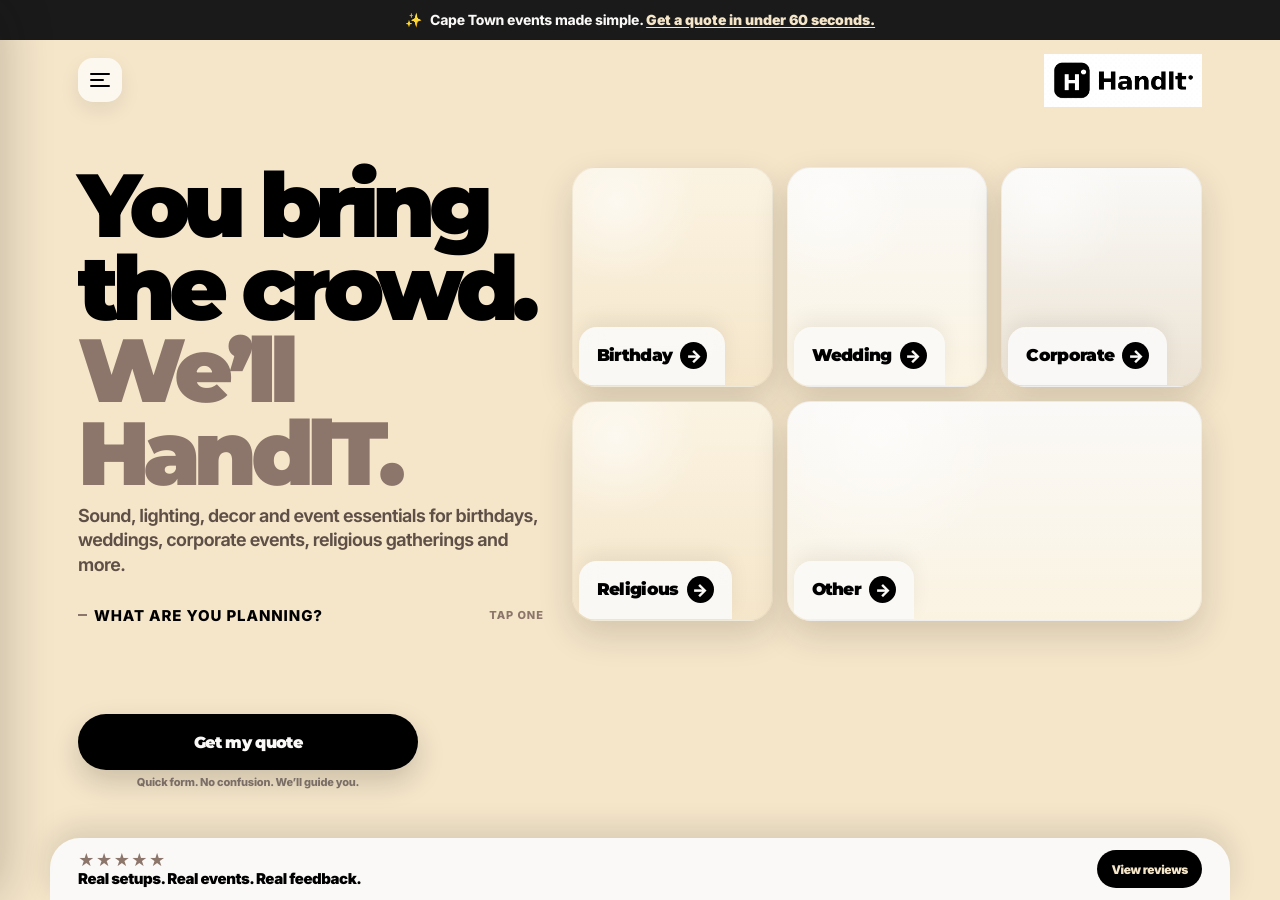
<file: index.html>
<!doctype html>
<html lang="en">
<head>
  <meta charset="utf-8">
  <meta name="viewport" content="width=device-width, initial-scale=1, viewport-fit=cover">
  <meta name="theme-color" content="#F5E6CA">
  <meta name="description" content="HandlT makes event setup simple. Choose your event type and get a quote for sound, lighting, decor and essentials in under 60 seconds.">
  <link rel="preload" href="assets/handlt-logo.png" as="image">
  <title>HandlT | You bring the crowd. We&rsquo;ll HandlT.</title>

  <link rel="preconnect" href="https://fonts.googleapis.com">
  <link rel="preconnect" href="https://fonts.gstatic.com" crossorigin>
  <link rel="stylesheet" href="https://fonts.googleapis.com/css2?family=Inter:wght@400;500;600;700;800&family=Montserrat:wght@600;700;800;900&display=swap">
  <link rel="stylesheet" href="styles.css">
</head>

<body class="home">
  <div class="page-shell">

    <div class="announcement" role="banner">
      <span aria-hidden="true">&#10024;</span>
      <span>Cape Town events made simple. <button type="button" data-open-quote>Get a quote in under 60 seconds.</button></span>
    </div>

    <header class="topbar" aria-label="Main header">
      <button class="icon-button" type="button" aria-label="Open menu" aria-controls="site-menu" aria-expanded="false" data-open-menu>
        <span class="menu-lines" aria-hidden="true"><span></span></span>
      </button>

      <a class="brand" href="index.html" aria-label="HandlT home">
        <img src="assets/handlt-logo.png" alt="HandlT">
      </a>
    </header>

    <main class="landing" id="main">
      <section class="hero-copy" aria-labelledby="hero-title">
        <h1 class="hero-title" id="hero-title">
          You bring the crowd.<br>
          <span class="accent">We&rsquo;ll HandlT.</span>
        </h1>

        <p class="hero-subtitle">
          Sound, lighting, decor and event essentials for birthdays, weddings, corporate events, religious gatherings and more.
        </p>

        <div class="section-kicker" aria-label="Choose what you are planning">
          <span>What are you planning?</span>
          <span>Tap one</span>
        </div>
      </section>

      <section class="event-grid" aria-label="Popular event types">

        <button class="event-card" type="button" data-event="Birthday" data-open-quote>
          <span class="card-art" aria-hidden="true">
            <img src="assets/birthday-collage.png" alt="">
          </span>
          <span class="card-footer">
            <span class="card-title">Birthday</span>
            <span class="card-arrow" aria-hidden="true">&rarr;</span>
          </span>
        </button>

        <button class="event-card" type="button" data-event="Wedding" data-open-quote>
          <span class="card-art" aria-hidden="true">
            <img src="assets/wedding-collage.png" alt="">
          </span>
          <span class="card-footer">
            <span class="card-title">Wedding</span>
            <span class="card-arrow" aria-hidden="true">&rarr;</span>
          </span>
        </button>

        <button class="event-card" type="button" data-event="Corporate" data-open-quote>
          <span class="card-art" aria-hidden="true">
            <img src="assets/corporate-collage.png" alt="">
          </span>
          <span class="card-footer">
            <span class="card-title">Corporate</span>
            <span class="card-arrow" aria-hidden="true">&rarr;</span>
          </span>
        </button>

        <button class="event-card" type="button" data-event="Religious" data-open-quote>
          <span class="card-art" aria-hidden="true">
            <img src="assets/religious-collage.png" alt="">
          </span>
          <span class="card-footer">
            <span class="card-title">Religious</span>
            <span class="card-arrow" aria-hidden="true">&rarr;</span>
          </span>
        </button>

        <button class="event-card" type="button" data-event="Other" data-open-quote>
          <span class="card-art" aria-hidden="true">
            <img src="assets/other-collage.png" alt="">
          </span>
          <span class="card-footer">
            <span class="card-title">Other</span>
            <span class="card-arrow" aria-hidden="true">&rarr;</span>
          </span>
        </button>

      </section>

      <section class="quote-inline" aria-label="Get a quote">
        <button class="primary-cta" type="button" data-open-quote>Get my quote</button>
        <p class="cta-helper">Quick form. No confusion. We&rsquo;ll guide you.</p>
      </section>
    </main>

    <section class="trust-strip" aria-label="Reviews and social proof">
      <div class="trust-copy">
        <span class="stars" aria-label="Five stars">&#9733;&#9733;&#9733;&#9733;&#9733;</span>
        <strong>Real setups. Real events. Real feedback.</strong>
      </div>
      <a href="reviews.html">View reviews</a>
    </section>

  </div>

  <div class="drawer-scrim" data-close-menu></div>

  <aside class="drawer" id="site-menu" aria-label="HandlT menu" aria-hidden="true">
    <div class="drawer-head">
      <img class="drawer-logo" src="assets/handlt-logo.png" alt="HandlT">
      <button class="close-button" type="button" aria-label="Close menu" data-close-menu>&times;</button>
    </div>

    <p class="drawer-section-title">What are you planning?</p>

    <nav class="menu-list" aria-label="Service navigation">

      <a class="menu-item" href="quote.html?event=Birthday">
        <span class="menu-thumb"><img src="assets/birthday-collage.png" alt=""></span>
        <span class="menu-text"><strong>Birthday Events</strong><span>Party setup made simple</span></span>
        <span class="menu-item-arrow">&rarr;</span>
      </a>

      <a class="menu-item" href="quote.html?event=Wedding">
        <span class="menu-thumb"><img src="assets/wedding-collage.png" alt=""></span>
        <span class="menu-text"><strong>Wedding Setups</strong><span>Clean decor and support</span></span>
        <span class="menu-item-arrow">&rarr;</span>
      </a>

      <a class="menu-item" href="quote.html?event=Corporate">
        <span class="menu-thumb"><img src="assets/corporate-collage.png" alt=""></span>
        <span class="menu-text"><strong>Corporate Events</strong><span>Sound, screens and setup</span></span>
        <span class="menu-item-arrow">&rarr;</span>
      </a>

      <a class="menu-item" href="quote.html?event=Religious">
        <span class="menu-thumb"><img src="assets/religious-collage.png" alt=""></span>
        <span class="menu-text"><strong>Religious Gatherings</strong><span>Respectful community setup</span></span>
        <span class="menu-item-arrow">&rarr;</span>
      </a>

    </nav>

    <p class="drawer-section-title">More</p>

    <nav class="menu-list" aria-label="More navigation">

      <a class="menu-item" href="catalogue.html">
        <span class="menu-thumb"><img src="assets/other-collage.png" alt=""></span>
        <span class="menu-text"><strong>Catalogue</strong><span>View packages and rental pricing</span></span>
        <span class="menu-item-arrow">&rarr;</span>
      </a>

      <a class="menu-item" href="services.html">
        <span class="menu-thumb"><img src="assets/corporate-collage.png" alt=""></span>
        <span class="menu-text"><strong>Services</strong><span>Sound, lighting, decor and setup</span></span>
        <span class="menu-item-arrow">&rarr;</span>
      </a>

      <a class="menu-item" href="reviews.html">
        <span class="menu-thumb"><img src="assets/reviews-star.png" alt=""></span>
        <span class="menu-text"><strong>Reviews</strong><span>Event notes and feedback</span></span>
        <span class="menu-item-arrow">&rarr;</span>
      </a>

      <a class="menu-item" href="contact.html">
        <span class="menu-thumb"><img src="assets/chat-bubble.png" alt=""></span>
        <span class="menu-text"><strong>Contact HandlT</strong><span>WhatsApp, email and socials</span></span>
        <span class="menu-item-arrow">&rarr;</span>
      </a>

    </nav>

    <div class="drawer-contact">
      <strong>HandlT</strong>
      WhatsApp: +27 73 088 2155<br>
      IG: @HANDLT_ZA<br>
      TikTok: @HANDLT_ZA<br>
      Email: handlit.za@gmail.com
    </div>
  </aside>

  <div class="modal-scrim" data-modal hidden>
    <section class="quote-panel" role="dialog" aria-modal="true" aria-labelledby="quote-title">

      <div class="quote-head">
        <div>
          <p>Event quote</p>
          <h2 id="quote-title">Tell us what you need.</h2>
        </div>
        <button class="close-button" type="button" aria-label="Close quote form" data-close-quote>&times;</button>
      </div>

      <form class="form-grid" data-quote-form>

        <div class="form-row two">
          <label>Event type
            <select class="input" name="eventType" required>
              <option value="">Choose one</option>
              <option>Birthday</option>
              <option>Wedding</option>
              <option>Corporate</option>
              <option>Religious</option>
              <option>Other</option>
            </select>
          </label>

          <label>Event date
            <input class="input" type="date" name="eventDate" required>
          </label>
        </div>

        <div class="form-row two">
          <label>Area / location
            <input class="input" name="location" autocomplete="address-level2" placeholder="Cape Town, venue, area" required>
          </label>

          <label>Guests
            <input class="input" type="number" name="guests" min="1" placeholder="80" required>
          </label>
        </div>

        <fieldset class="checkbox-group">
          <legend>What do you need?</legend>

          <div class="check-pills">
            <label class="check-pill"><input type="checkbox" name="needs" value="Sound"><span>Sound</span></label>
            <label class="check-pill"><input type="checkbox" name="needs" value="Lighting"><span>Lighting</span></label>
            <label class="check-pill"><input type="checkbox" name="needs" value="Decor"><span>Decor</span></label>
            <label class="check-pill"><input type="checkbox" name="needs" value="Tables"><span>Tables</span></label>
            <label class="check-pill"><input type="checkbox" name="needs" value="Chairs"><span>Chairs</span></label>
            <label class="check-pill"><input type="checkbox" name="needs" value="Delivery"><span>Delivery</span></label>
          </div>
        </fieldset>

        <div class="form-row two">
          <label>Name
            <input class="input" name="name" autocomplete="name" placeholder="Your name" required>
          </label>

          <label>WhatsApp number
            <input class="input" name="phone" inputmode="tel" autocomplete="tel" placeholder="073 088 2155" required>
          </label>
        </div>

        <div class="form-row">
          <label>Extra notes
            <textarea class="input" name="notes" placeholder="Tell us the vibe, venue, timing or what you already have."></textarea>
          </label>
        </div>

        <div class="file-row" aria-label="Optional uploads">
          <label class="file-tile">Inspiration photo<input type="file" name="inspiration" accept="image/*"></label>
          <label class="file-tile">Venue photo<input type="file" name="venue" accept="image/*"></label>
        </div>

        <div class="form-actions">
          <button class="primary-cta" type="submit">Get my quote</button>
          <p class="form-note">This opens WhatsApp with your details ready to send. You can attach your photos there too.</p>
        </div>

      </form>

      <div class="success-box" data-success>
        <strong>Thanks, we&rsquo;ve got your event details.</strong>
        The HandlT team will contact you shortly with the best setup options. WhatsApp should already be open with your message ready &mdash; just hit send.
        <a href="https://wa.me/27730882155" target="_blank" rel="noopener" data-whatsapp-summary>Open WhatsApp again</a>
      </div>

    </section>
  </div>

  <script src="app.js"></script>
</body>
</html>
</file>
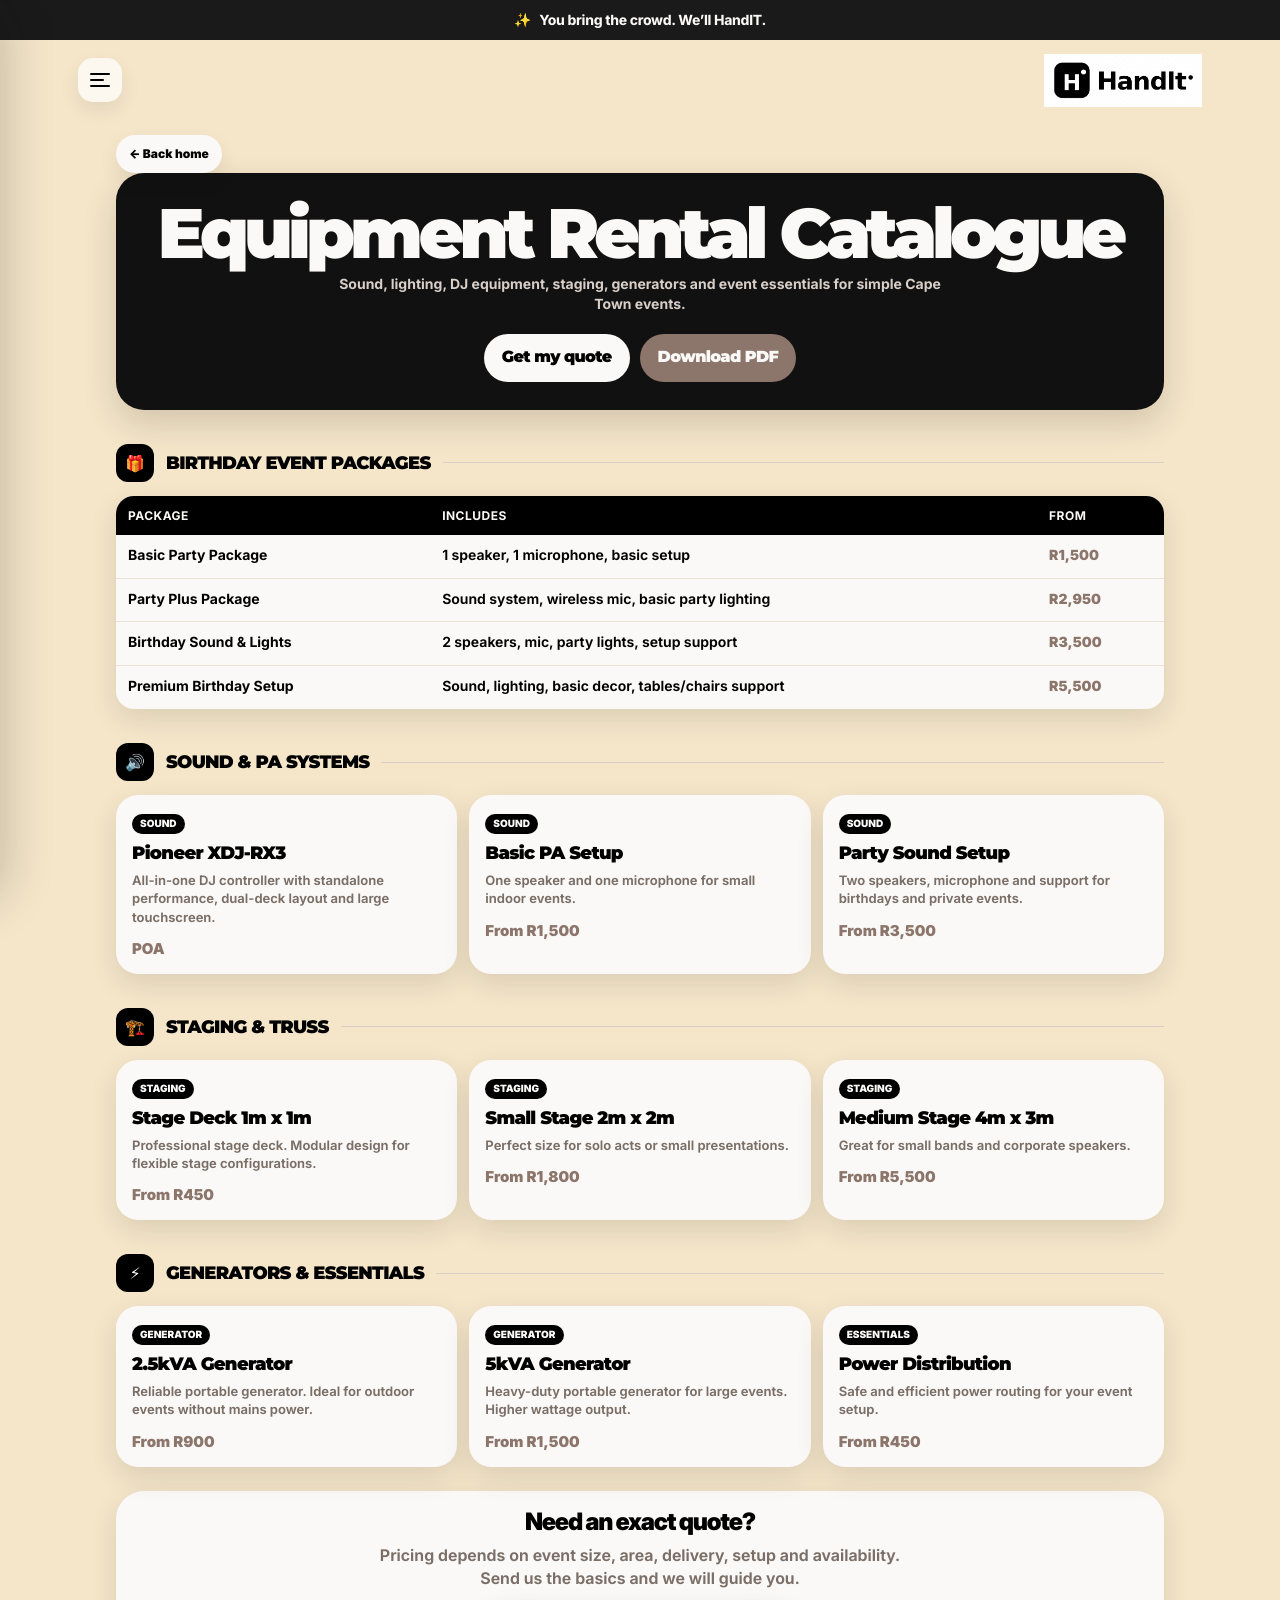
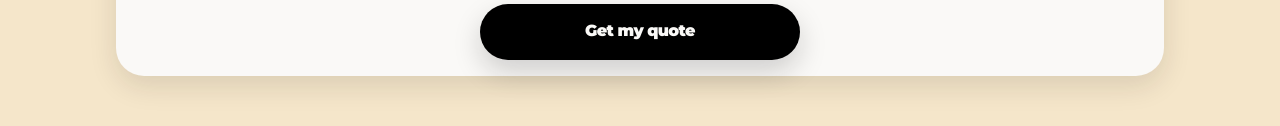
<file: catalogue.html>
<!doctype html>
<html lang="en">
<head>
  <meta charset="utf-8">
  <meta name="viewport" content="width=device-width, initial-scale=1, viewport-fit=cover">
  <meta name="theme-color" content="#F5E6CA">
  <meta name="description" content="HandlT equipment rental catalogue for sound, lighting, staging, generators and event packages.">
  <title>Catalogue | HandlT</title>

  <link rel="preconnect" href="https://fonts.googleapis.com">
  <link rel="preconnect" href="https://fonts.gstatic.com" crossorigin>
  <link rel="stylesheet" href="https://fonts.googleapis.com/css2?family=Inter:wght@400;500;600;700;800&family=Montserrat:wght@600;700;800;900&display=swap">
  <link rel="stylesheet" href="styles.css">

  <style>
    .catalogue-page {
      width: min(100%, 1080px);
      margin: 0 auto;
      padding: 18px 16px 50px;
    }

    .catalogue-hero {
      background: #111111;
      color: #faf9f7;
      border-radius: 28px;
      padding: 28px 18px;
      text-align: center;
      box-shadow: 0 14px 34px rgba(31, 23, 18, 0.16);
    }

    .catalogue-hero h1 {
      margin: 0;
      font-family: "Montserrat", system-ui, sans-serif;
      font-size: clamp(34px, 7vw, 70px);
      line-height: 0.92;
      font-weight: 950;
      letter-spacing: -0.07em;
    }

    .catalogue-hero p {
      margin: 10px auto 0;
      max-width: 620px;
      color: #d9cfc9;
      font-size: 14px;
      line-height: 1.45;
      font-weight: 700;
    }

    .catalogue-actions {
      display: flex;
      gap: 10px;
      justify-content: center;
      flex-wrap: wrap;
      margin-top: 18px;
    }

    .catalogue-button {
      min-height: 48px;
      display: inline-flex;
      align-items: center;
      justify-content: center;
      padding: 0 18px;
      border-radius: 999px;
      background: #faf9f7;
      color: #000000;
      font-weight: 950;
      font-family: "Montserrat", system-ui, sans-serif;
      letter-spacing: -0.04em;
      text-decoration: none;
    }

    .catalogue-button.dark {
      background: #8c756a;
      color: #faf9f7;
    }

    .catalogue-section-title {
      display: flex;
      align-items: center;
      gap: 12px;
      margin: 34px 0 14px;
    }

    .catalogue-section-title span {
      width: 38px;
      height: 38px;
      border-radius: 12px;
      display: grid;
      place-items: center;
      background: #000000;
      color: #faf9f7;
      font-size: 16px;
    }

    .catalogue-section-title h2 {
      margin: 0;
      font-family: "Montserrat", system-ui, sans-serif;
      font-size: 18px;
      line-height: 1;
      font-weight: 950;
      letter-spacing: -0.04em;
      text-transform: uppercase;
    }

    .catalogue-section-title::after {
      content: "";
      flex: 1;
      height: 1px;
      background: #d9cfc9;
    }

    .catalogue-table {
      width: 100%;
      border-collapse: collapse;
      background: #faf9f7;
      border-radius: 18px;
      overflow: hidden;
      box-shadow: 0 10px 28px rgba(31, 23, 18, 0.12);
      margin-bottom: 18px;
    }

    .catalogue-table th {
      background: #000000;
      color: #faf9f7;
      text-align: left;
      font-size: 12px;
      text-transform: uppercase;
      letter-spacing: 0.04em;
      padding: 12px;
    }

    .catalogue-table td {
      padding: 12px;
      border-bottom: 1px solid #ece3d4;
      font-size: 14px;
      line-height: 1.35;
      font-weight: 650;
      color: #000000;
      vertical-align: top;
    }

    .catalogue-table tr:last-child td {
      border-bottom: 0;
    }

    .catalogue-price {
      color: #8c756a !important;
      font-weight: 950 !important;
      white-space: nowrap;
    }

    .catalogue-grid {
      display: grid;
      grid-template-columns: repeat(auto-fit, minmax(220px, 1fr));
      gap: 12px;
    }

    .catalogue-card {
      background: #faf9f7;
      border-radius: 22px;
      padding: 16px;
      box-shadow: 0 10px 28px rgba(31, 23, 18, 0.12);
    }

    .catalogue-card small {
      display: inline-flex;
      margin-bottom: 8px;
      padding: 4px 8px;
      border-radius: 999px;
      background: #000000;
      color: #faf9f7;
      font-size: 10px;
      font-weight: 950;
      text-transform: uppercase;
    }

    .catalogue-card h3 {
      margin: 0;
      font-family: "Montserrat", system-ui, sans-serif;
      font-size: 18px;
      font-weight: 950;
      letter-spacing: -0.04em;
    }

    .catalogue-card p {
      margin: 8px 0 0;
      color: #7a6e66;
      font-size: 13px;
      line-height: 1.4;
      font-weight: 650;
    }

    .catalogue-card strong {
      display: block;
      margin-top: 12px;
      color: #8c756a;
      font-size: 15px;
      font-weight: 950;
    }

    @media (max-width: 600px) {
      .catalogue-table th,
      .catalogue-table td {
        font-size: 12px;
        padding: 10px;
      }

      .catalogue-price {
        white-space: normal;
      }
    }
  </style>
</head>

<body>
  <div class="simple-page">

    <div class="announcement" role="banner">
      <span aria-hidden="true">&#10024;</span>
      <span>You bring the crowd. We&rsquo;ll HandlT.</span>
    </div>

    <header class="topbar" aria-label="Main header">
      <button class="icon-button" type="button" aria-label="Open menu" aria-controls="site-menu" aria-expanded="false" data-open-menu>
        <span class="menu-lines" aria-hidden="true"><span></span></span>
      </button>

      <a class="brand" href="index.html" aria-label="HandlT home">
        <img src="assets/handlt-logo.png" alt="HandlT">
      </a>
    </header>

    <main class="catalogue-page">

      <a class="back-link" href="index.html">&larr; Back home</a>

      <section class="catalogue-hero">
        <h1>Equipment Rental Catalogue</h1>
        <p>Sound, lighting, DJ equipment, staging, generators and event essentials for simple Cape Town events.</p>

        <div class="catalogue-actions">
          <a class="catalogue-button" href="quote.html">Get my quote</a>
          <a class="catalogue-button dark" href="assets/handlt-catalogue.pdf" download>Download PDF</a>
        </div>
      </section>

      <section>
        <div class="catalogue-section-title" id="packages">
          <span>🎁</span>
          <h2>Birthday Event Packages</h2>
        </div>

        <table class="catalogue-table">
          <thead>
            <tr>
              <th>Package</th>
              <th>Includes</th>
              <th>From</th>
            </tr>
          </thead>
          <tbody>
            <tr>
              <td><strong>Basic Party Package</strong></td>
              <td>1 speaker, 1 microphone, basic setup</td>
              <td class="catalogue-price">R1,500</td>
            </tr>
            <tr>
              <td><strong>Party Plus Package</strong></td>
              <td>Sound system, wireless mic, basic party lighting</td>
              <td class="catalogue-price">R2,950</td>
            </tr>
            <tr>
              <td><strong>Birthday Sound &amp; Lights</strong></td>
              <td>2 speakers, mic, party lights, setup support</td>
              <td class="catalogue-price">R3,500</td>
            </tr>
            <tr>
              <td><strong>Premium Birthday Setup</strong></td>
              <td>Sound, lighting, basic decor, tables/chairs support</td>
              <td class="catalogue-price">R5,500</td>
            </tr>
          </tbody>
        </table>
      </section>

      <section>
        <div class="catalogue-section-title" id="sound">
          <span>🔊</span>
          <h2>Sound &amp; PA Systems</h2>
        </div>

        <div class="catalogue-grid">
          <article class="catalogue-card">
            <small>Sound</small>
            <h3>Pioneer XDJ-RX3</h3>
            <p>All-in-one DJ controller with standalone performance, dual-deck layout and large touchscreen.</p>
            <strong>POA</strong>
          </article>

          <article class="catalogue-card">
            <small>Sound</small>
            <h3>Basic PA Setup</h3>
            <p>One speaker and one microphone for small indoor events.</p>
            <strong>From R1,500</strong>
          </article>

          <article class="catalogue-card">
            <small>Sound</small>
            <h3>Party Sound Setup</h3>
            <p>Two speakers, microphone and support for birthdays and private events.</p>
            <strong>From R3,500</strong>
          </article>
        </div>
      </section>

      <section>
        <div class="catalogue-section-title" id="staging">
          <span>🏗️</span>
          <h2>Staging &amp; Truss</h2>
        </div>

        <div class="catalogue-grid">
          <article class="catalogue-card">
            <small>Staging</small>
            <h3>Stage Deck 1m x 1m</h3>
            <p>Professional stage deck. Modular design for flexible stage configurations.</p>
            <strong>From R450</strong>
          </article>

          <article class="catalogue-card">
            <small>Staging</small>
            <h3>Small Stage 2m x 2m</h3>
            <p>Perfect size for solo acts or small presentations.</p>
            <strong>From R1,800</strong>
          </article>

          <article class="catalogue-card">
            <small>Staging</small>
            <h3>Medium Stage 4m x 3m</h3>
            <p>Great for small bands and corporate speakers.</p>
            <strong>From R5,500</strong>
          </article>
        </div>
      </section>

      <section>
        <div class="catalogue-section-title" id="generators">
          <span>⚡</span>
          <h2>Generators &amp; Essentials</h2>
        </div>

        <div class="catalogue-grid">
          <article class="catalogue-card">
            <small>Generator</small>
            <h3>2.5kVA Generator</h3>
            <p>Reliable portable generator. Ideal for outdoor events without mains power.</p>
            <strong>From R900</strong>
          </article>

          <article class="catalogue-card">
            <small>Generator</small>
            <h3>5kVA Generator</h3>
            <p>Heavy-duty portable generator for large events. Higher wattage output.</p>
            <strong>From R1,500</strong>
          </article>

          <article class="catalogue-card">
            <small>Essentials</small>
            <h3>Power Distribution</h3>
            <p>Safe and efficient power routing for your event setup.</p>
            <strong>From R450</strong>
          </article>
        </div>
      </section>

      <section class="content-card" style="margin-top:24px;text-align:center;">
        <h2 style="margin:0 0 8px;font-size:24px;font-weight:950;letter-spacing:-0.05em;">Need an exact quote?</h2>
        <p style="margin:0 auto 14px;max-width:560px;color:var(--handlt-muted);font-weight:650;line-height:1.45;">
          Pricing depends on event size, area, delivery, setup and availability. Send us the basics and we will guide you.
        </p>
        <a class="primary-cta" style="max-width:320px;margin:0 auto;" href="quote.html">Get my quote</a>
      </section>

    </main>
  </div>

  <div class="drawer-scrim" data-close-menu></div>

  <aside class="drawer" id="site-menu" aria-label="HandlT menu" aria-hidden="true">
    <div class="drawer-head">
      <img class="drawer-logo" src="assets/handlt-logo.png" alt="HandlT">
      <button class="close-button" type="button" aria-label="Close menu" data-close-menu>&times;</button>
    </div>

    <p class="drawer-section-title">Menu</p>

    <nav class="menu-list" aria-label="Site navigation">
      <a class="menu-item" href="index.html">
        <span class="menu-thumb"><img src="assets/handlt-logo.png" alt=""></span>
        <span class="menu-text"><strong>Home</strong><span>Main landing page</span></span>
        <span class="menu-item-arrow">&rarr;</span>
      </a>

      <a class="menu-item" href="quote.html">
        <span class="menu-thumb"><img src="assets/chat-bubble.png" alt=""></span>
        <span class="menu-text"><strong>Get a Quote</strong><span>Quick event form</span></span>
        <span class="menu-item-arrow">&rarr;</span>
      </a>

      <a class="menu-item" href="services.html">
        <span class="menu-thumb"><img src="assets/corporate-collage.png" alt=""></span>
        <span class="menu-text"><strong>Services</strong><span>What HandlT can support</span></span>
        <span class="menu-item-arrow">&rarr;</span>
      </a>

      <a class="menu-item" href="reviews.html">
        <span class="menu-thumb"><img src="assets/reviews-star.png" alt=""></span>
        <span class="menu-text"><strong>Reviews</strong><span>Event notes and feedback</span></span>
        <span class="menu-item-arrow">&rarr;</span>
      </a>

      <a class="menu-item" href="contact.html">
        <span class="menu-thumb"><img src="assets/chat-bubble.png" alt=""></span>
        <span class="menu-text"><strong>Contact HandlT</strong><span>WhatsApp, email and socials</span></span>
        <span class="menu-item-arrow">&rarr;</span>
      </a>
    </nav>

    <div class="drawer-contact">
      <strong>HandlT</strong>
      WhatsApp: +27 73 088 2155<br>
      IG: @HANDLT_ZA<br>
      TikTok: @HANDLT_ZA<br>
      Email: handlit.za@gmail.com
    </div>
  </aside>

  <script src="app.js"></script>
</body>
</html>
</file>
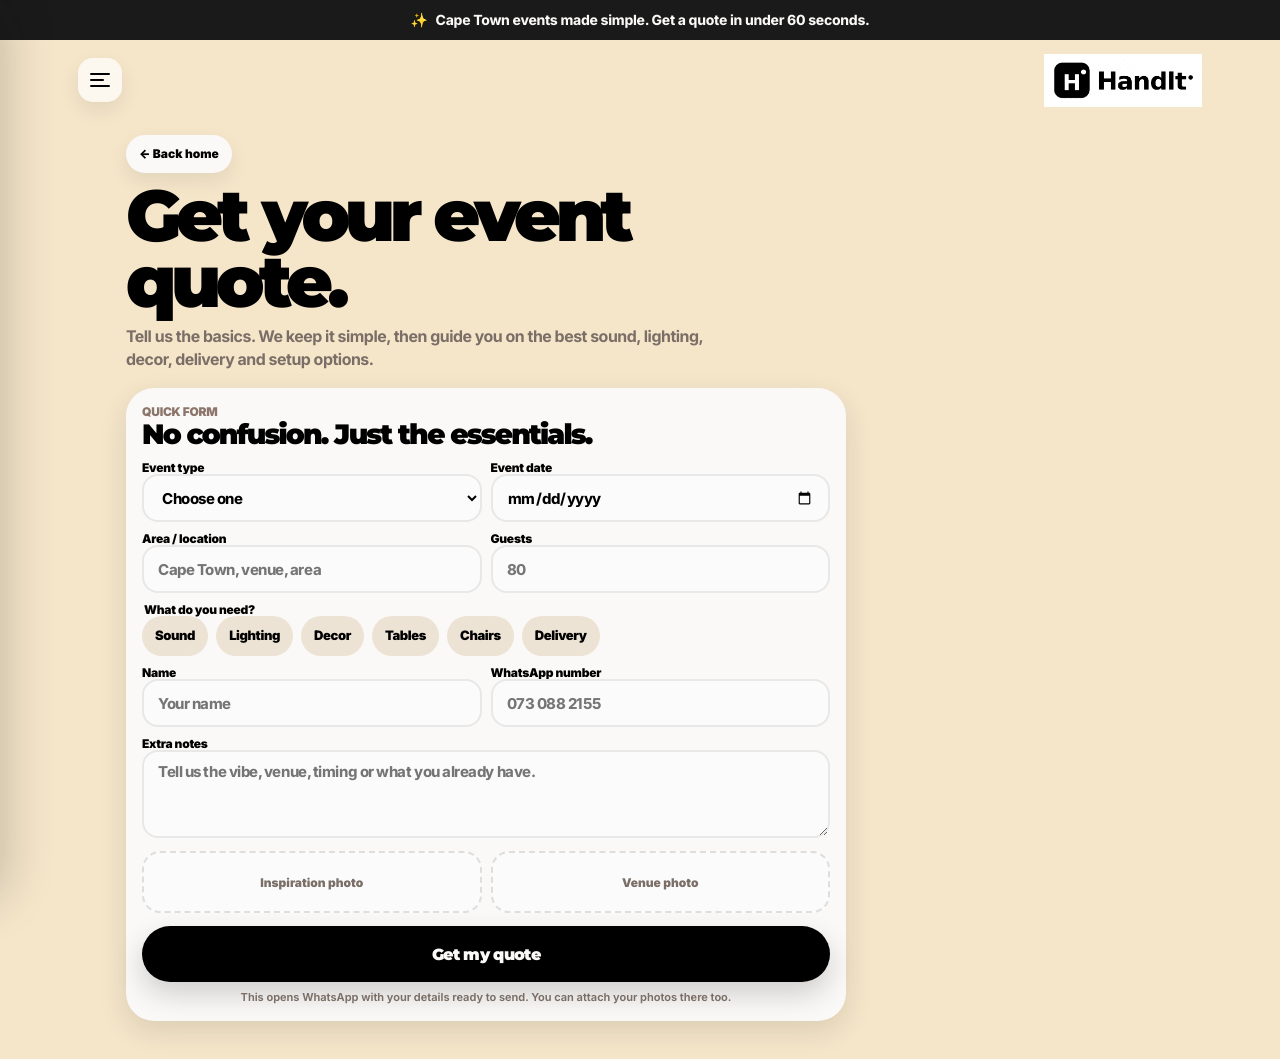
<file: quote.html>
<!doctype html>
<html lang="en">
<head>
  <meta charset="utf-8">
  <meta name="viewport" content="width=device-width, initial-scale=1, viewport-fit=cover">
  <meta name="theme-color" content="#F5E6CA">
  <meta name="description" content="Get a simple HandlT event quote for sound, lighting, decor, delivery and setup.">
  <title>Get a Quote | HandlT</title>
  <link rel="preconnect" href="https://fonts.googleapis.com">
  <link rel="preconnect" href="https://fonts.gstatic.com" crossorigin>
  <link rel="stylesheet" href="https://fonts.googleapis.com/css2?family=Inter:wght@400;500;600;700;800&family=Montserrat:wght@600;700;800;900&display=swap">
  <link rel="stylesheet" href="styles.css">
</head>

<body>
  <div class="simple-page">

    <div class="announcement" role="banner">
      <span aria-hidden="true">&#10024;</span>
      <span>Cape Town events made simple. Get a quote in under 60 seconds.</span>
    </div>

    <header class="topbar" aria-label="Main header">
      <button class="icon-button" type="button" aria-label="Open menu" aria-controls="site-menu" aria-expanded="false" data-open-menu>
        <span class="menu-lines" aria-hidden="true"><span></span></span>
      </button>

      <a class="brand" href="index.html" aria-label="HandlT home">
        <img src="assets/handlt-logo.png" alt="HandlT">
      </a>
    </header>

    <main class="inner-main">

      <section class="page-hero">
        <a class="back-link" href="index.html">&larr; Back home</a>
        <h1>Get your event quote.</h1>
        <p>Tell us the basics. We keep it simple, then guide you on the best sound, lighting, decor, delivery and setup options.</p>
      </section>

      <section class="content-card quote-page-card" aria-labelledby="quote-page-title">

        <div class="quote-head">
          <div>
            <p>Quick form</p>
            <h2 id="quote-page-title">No confusion. Just the essentials.</h2>
          </div>
        </div>

        <form class="form-grid" data-quote-form>

          <div class="form-row two">
            <label>Event type
              <select class="input" name="eventType" required>
                <option value="">Choose one</option>
                <option>Birthday</option>
                <option>Wedding</option>
                <option>Corporate</option>
                <option>Religious</option>
                <option>Other</option>
              </select>
            </label>

            <label>Event date
              <input class="input" type="date" name="eventDate" required>
            </label>
          </div>

          <div class="form-row two">
            <label>Area / location
              <input class="input" name="location" autocomplete="address-level2" placeholder="Cape Town, venue, area" required>
            </label>

            <label>Guests
              <input class="input" type="number" name="guests" min="1" placeholder="80" required>
            </label>
          </div>

          <fieldset class="checkbox-group">
            <legend>What do you need?</legend>

            <div class="check-pills">
              <label class="check-pill"><input type="checkbox" name="needs" value="Sound"><span>Sound</span></label>
              <label class="check-pill"><input type="checkbox" name="needs" value="Lighting"><span>Lighting</span></label>
              <label class="check-pill"><input type="checkbox" name="needs" value="Decor"><span>Decor</span></label>
              <label class="check-pill"><input type="checkbox" name="needs" value="Tables"><span>Tables</span></label>
              <label class="check-pill"><input type="checkbox" name="needs" value="Chairs"><span>Chairs</span></label>
              <label class="check-pill"><input type="checkbox" name="needs" value="Delivery"><span>Delivery</span></label>
            </div>
          </fieldset>

          <div class="form-row two">
            <label>Name
              <input class="input" name="name" autocomplete="name" placeholder="Your name" required>
            </label>

            <label>WhatsApp number
              <input class="input" name="phone" inputmode="tel" autocomplete="tel" placeholder="073 088 2155" required>
            </label>
          </div>

          <div class="form-row">
            <label>Extra notes
              <textarea class="input" name="notes" placeholder="Tell us the vibe, venue, timing or what you already have."></textarea>
            </label>
          </div>

          <div class="file-row" aria-label="Optional uploads">
            <label class="file-tile">
              Inspiration photo
              <input type="file" name="inspiration" accept="image/*">
            </label>

            <label class="file-tile">
              Venue photo
              <input type="file" name="venue" accept="image/*">
            </label>
          </div>

          <div class="form-actions">
            <button class="primary-cta" type="submit">Get my quote</button>
            <p class="form-note">This opens WhatsApp with your details ready to send. You can attach your photos there too.</p>
          </div>

        </form>

        <div class="success-box" data-success>
          <strong>Thanks, we&rsquo;ve got your event details.</strong>
          The HandlT team will contact you shortly with the best setup options. WhatsApp should already be open with your message ready &mdash; just hit send.
          <a href="https://wa.me/27730882155" target="_blank" rel="noopener" data-whatsapp-summary>Open WhatsApp again</a>
        </div>

      </section>

    </main>

  </div>

  <div class="drawer-scrim" data-close-menu></div>

  <aside class="drawer" id="site-menu" aria-label="HandlT menu" aria-hidden="true">

    <div class="drawer-head">
      <img class="drawer-logo" src="assets/handlt-logo.png" alt="HandlT">
      <button class="close-button" type="button" aria-label="Close menu" data-close-menu>&times;</button>
    </div>

    <p class="drawer-section-title">What are you planning?</p>

    <nav class="menu-list" aria-label="Service navigation">

      <a class="menu-item" href="quote.html?event=Birthday">
        <span class="menu-thumb">
          <img src="assets/birthday-collage.png" alt="">
        </span>
        <span class="menu-text">
          <strong>Birthday Events</strong>
          <span>Party setup made simple</span>
        </span>
        <span class="menu-item-arrow">&rarr;</span>
      </a>

      <a class="menu-item" href="quote.html?event=Wedding">
        <span class="menu-thumb">
          <img src="assets/wedding-collage.png" alt="">
        </span>
        <span class="menu-text">
          <strong>Wedding Setups</strong>
          <span>Clean decor and support</span>
        </span>
        <span class="menu-item-arrow">&rarr;</span>
      </a>

      <a class="menu-item" href="quote.html?event=Corporate">
        <span class="menu-thumb">
          <img src="assets/corporate-collage.png" alt="">
        </span>
        <span class="menu-text">
          <strong>Corporate Events</strong>
          <span>Sound, screens and setup</span>
        </span>
        <span class="menu-item-arrow">&rarr;</span>
      </a>

      <a class="menu-item" href="quote.html?event=Religious">
        <span class="menu-thumb">
          <img src="assets/religious-collage.png" alt="">
        </span>
        <span class="menu-text">
          <strong>Religious Gatherings</strong>
          <span>Respectful community setup</span>
        </span>
        <span class="menu-item-arrow">&rarr;</span>
      </a>

      <a class="menu-item" href="services.html#sound">
        <span class="menu-thumb">
          <img src="assets/corporate-collage.png" alt="">
        </span>
        <span class="menu-text">
          <strong>Sound &amp; Lighting</strong>
          <span>Speakers, mics and lights</span>
        </span>
        <span class="menu-item-arrow">&rarr;</span>
      </a>

      <a class="menu-item" href="services.html#decor">
        <span class="menu-thumb">
          <img src="assets/wedding-collage.png" alt="">
        </span>
        <span class="menu-text">
          <strong>Decor &amp; Setup</strong>
          <span>Styling and on-site setup</span>
        </span>
        <span class="menu-item-arrow">&rarr;</span>
      </a>

      <a class="menu-item" href="services.html#tables">
        <span class="menu-thumb">
          <img src="assets/other-collage.png" alt="">
        </span>
        <span class="menu-text">
          <strong>Tables &amp; Chairs</strong>
          <span>Seating and table basics</span>
        </span>
        <span class="menu-item-arrow">&rarr;</span>
      </a>

      <a class="menu-item" href="services.html#delivery">
        <span class="menu-thumb">
          <img src="assets/other-collage.png" alt="">
        </span>
        <span class="menu-text">
          <strong>Delivery &amp; Collection</strong>
          <span>We drop off and collect</span>
        </span>
        <span class="menu-item-arrow">&rarr;</span>
      </a>

    </nav>

    <p class="drawer-section-title">More</p>

    <nav class="menu-list" aria-label="More navigation">

      <a class="menu-item" href="reviews.html">
        <span class="menu-thumb">
          <img src="assets/reviews-star.png" alt="">
        </span>
        <span class="menu-text">
          <strong>Reviews</strong>
          <span>Real setups and feedback</span>
        </span>
        <span class="menu-item-arrow">&rarr;</span>
      </a>

      <a class="menu-item" href="contact.html">
        <span class="menu-thumb">
          <img src="assets/chat-bubble.png" alt="">
        </span>
        <span class="menu-text">
          <strong>Contact HandlT</strong>
          <span>WhatsApp, email and socials</span>
        </span>
        <span class="menu-item-arrow">&rarr;</span>
      </a>

    </nav>

    <div class="drawer-contact">
      <strong>HandlT</strong>
      WhatsApp: +27 73 088 2155<br>
      IG: @HANDLT_ZA<br>
      TikTok: @HANDLT_ZA<br>
      Email: handlit.za@gmail.com
    </div>

  </aside>

  <script src="app.js"></script>
</body>
</html>
</file>
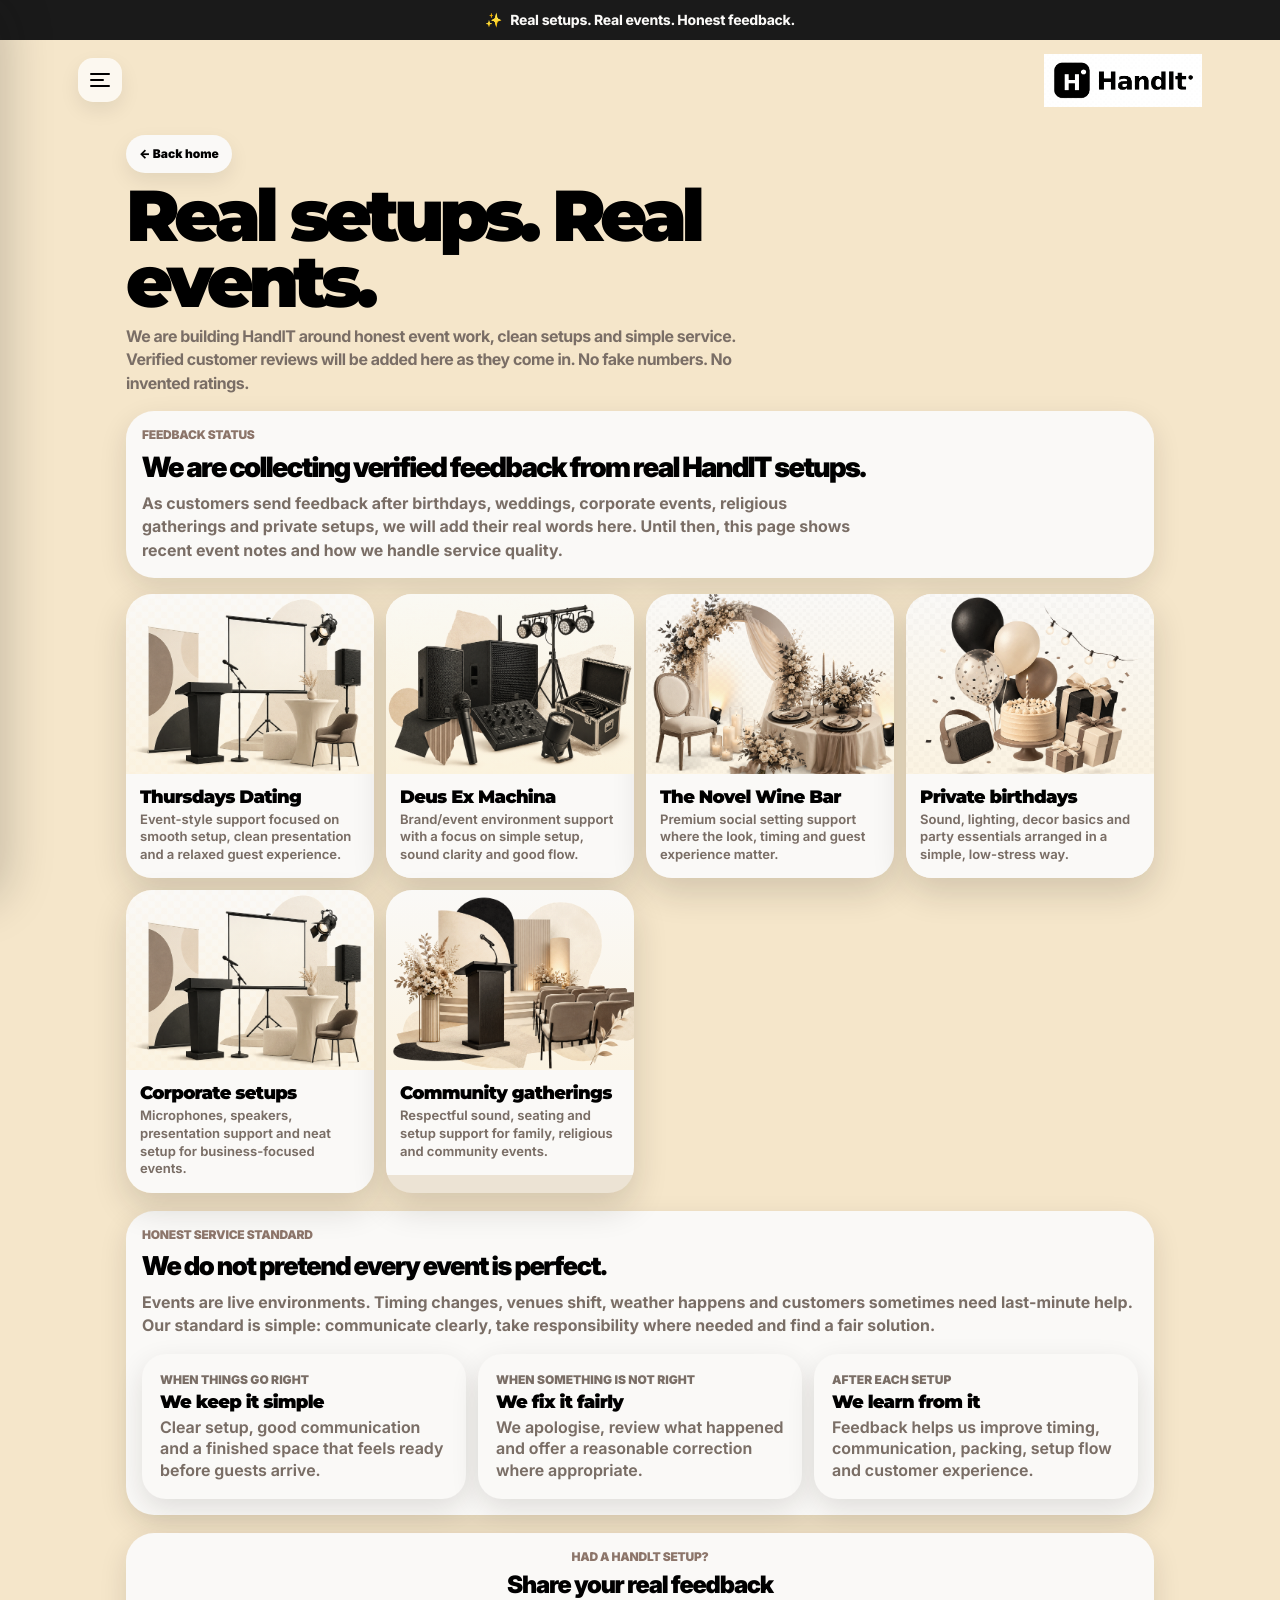
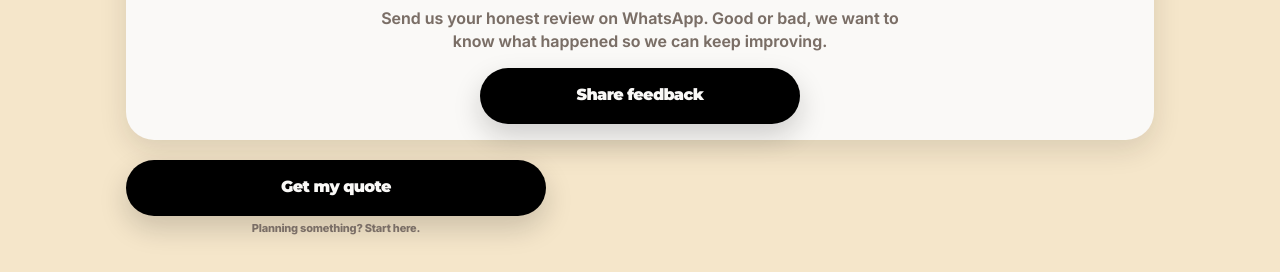
<file: reviews.html>
<!doctype html>
<html lang="en">
<head>
  <meta charset="utf-8">
  <meta name="viewport" content="width=device-width, initial-scale=1, viewport-fit=cover">
  <meta name="theme-color" content="#F5E6CA">
  <meta name="description" content="Real HandlT event setups, event notes and customer feedback from Cape Town events.">
  <title>Reviews | HandlT</title>

  <link rel="preconnect" href="https://fonts.googleapis.com">
  <link rel="preconnect" href="https://fonts.gstatic.com" crossorigin>
  <link rel="stylesheet" href="https://fonts.googleapis.com/css2?family=Inter:wght@400;500;600;700;800&family=Montserrat:wght@600;700;800;900&display=swap">
  <link rel="stylesheet" href="styles.css">
</head>

<body>
  <div class="simple-page">

    <div class="announcement" role="banner">
      <span aria-hidden="true">&#10024;</span>
      <span>Real setups. Real events. Honest feedback.</span>
    </div>

    <header class="topbar" aria-label="Main header">
      <button class="icon-button" type="button" aria-label="Open menu" aria-controls="site-menu" aria-expanded="false" data-open-menu>
        <span class="menu-lines" aria-hidden="true"><span></span></span>
      </button>

      <a class="brand" href="index.html" aria-label="HandlT home">
        <img src="assets/handlt-logo.png" alt="HandlT">
      </a>
    </header>

    <main class="inner-main">

      <section class="page-hero">
        <a class="back-link" href="index.html">&larr; Back home</a>
        <h1>Real setups. Real events.</h1>
        <p>
          We are building HandlT around honest event work, clean setups and simple service.
          Verified customer reviews will be added here as they come in. No fake numbers. No invented ratings.
        </p>
      </section>

      <section class="content-card" style="margin-bottom:16px;">
        <div style="display:grid;gap:12px;">
          <p style="margin:0;color:var(--handlt-red);font-weight:950;letter-spacing:-0.02em;text-transform:uppercase;font-size:12px;">
            Feedback status
          </p>

          <h2 style="margin:0;font-size:28px;line-height:0.95;font-weight:950;letter-spacing:-0.06em;">
            We are collecting verified feedback from real HandlT setups.
          </h2>

          <p style="margin:0;max-width:720px;color:var(--handlt-muted);font-weight:700;line-height:1.45;">
            As customers send feedback after birthdays, weddings, corporate events, religious gatherings and private setups,
            we will add their real words here. Until then, this page shows recent event notes and how we handle service quality.
          </p>
        </div>
      </section>

      <section class="service-page-grid" aria-label="Recent HandlT event notes">

        <article class="service-tile">
          <div class="card-art">
            <img src="assets/corporate-collage.png" alt="">
          </div>
          <div class="service-copy">
            <h2>Thursdays Dating</h2>
            <p>Event-style support focused on smooth setup, clean presentation and a relaxed guest experience.</p>
          </div>
        </article>

        <article class="service-tile">
          <div class="card-art">
            <img src="assets/other-collage.png" alt="">
          </div>
          <div class="service-copy">
            <h2>Deus Ex Machina</h2>
            <p>Brand/event environment support with a focus on simple setup, sound clarity and good flow.</p>
          </div>
        </article>

        <article class="service-tile">
          <div class="card-art">
            <img src="assets/wedding-collage.png" alt="">
          </div>
          <div class="service-copy">
            <h2>The Novel Wine Bar</h2>
            <p>Premium social setting support where the look, timing and guest experience matter.</p>
          </div>
        </article>

        <article class="service-tile">
          <div class="card-art">
            <img src="assets/birthday-collage.png" alt="">
          </div>
          <div class="service-copy">
            <h2>Private birthdays</h2>
            <p>Sound, lighting, decor basics and party essentials arranged in a simple, low-stress way.</p>
          </div>
        </article>

        <article class="service-tile">
          <div class="card-art">
            <img src="assets/corporate-collage.png" alt="">
          </div>
          <div class="service-copy">
            <h2>Corporate setups</h2>
            <p>Microphones, speakers, presentation support and neat setup for business-focused events.</p>
          </div>
        </article>

        <article class="service-tile">
          <div class="card-art">
            <img src="assets/religious-collage.png" alt="">
          </div>
          <div class="service-copy">
            <h2>Community gatherings</h2>
            <p>Respectful sound, seating and setup support for family, religious and community events.</p>
          </div>
        </article>

      </section>

      <section class="content-card" style="margin-top:18px;">
        <div style="display:grid;gap:12px;">
          <p style="margin:0;color:var(--handlt-red);font-weight:950;letter-spacing:-0.02em;text-transform:uppercase;font-size:12px;">
            Honest service standard
          </p>

          <h2 style="margin:0;font-size:26px;line-height:0.98;font-weight:950;letter-spacing:-0.055em;">
            We do not pretend every event is perfect.
          </h2>

          <p style="margin:0;color:var(--handlt-muted);font-weight:700;line-height:1.45;">
            Events are live environments. Timing changes, venues shift, weather happens and customers sometimes need last-minute help.
            Our standard is simple: communicate clearly, take responsibility where needed and find a fair solution.
          </p>

          <div class="contact-grid" style="margin-top:4px;">
            <article class="contact-tile">
              <span>When things go right</span>
              <strong>We keep it simple</strong>
              <p style="margin:0;color:var(--handlt-muted);font-weight:650;line-height:1.35;">
                Clear setup, good communication and a finished space that feels ready before guests arrive.
              </p>
            </article>

            <article class="contact-tile">
              <span>When something is not right</span>
              <strong>We fix it fairly</strong>
              <p style="margin:0;color:var(--handlt-muted);font-weight:650;line-height:1.35;">
                We apologise, review what happened and offer a reasonable correction where appropriate.
              </p>
            </article>

            <article class="contact-tile">
              <span>After each setup</span>
              <strong>We learn from it</strong>
              <p style="margin:0;color:var(--handlt-muted);font-weight:650;line-height:1.35;">
                Feedback helps us improve timing, communication, packing, setup flow and customer experience.
              </p>
            </article>
          </div>
        </div>
      </section>

      <section class="content-card" style="text-align:center;margin-top:18px;">
        <p style="margin:0 0 6px;color:var(--handlt-red);font-weight:950;letter-spacing:-0.02em;text-transform:uppercase;font-size:12px;">
          Had a HandlT setup?
        </p>

        <h2 style="margin:0 0 8px;font-size:24px;font-weight:950;letter-spacing:-0.05em;">
          Share your real feedback
        </h2>

        <p style="margin:0 auto 14px;max-width:520px;color:var(--handlt-muted);font-weight:650;line-height:1.45;">
          Send us your honest review on WhatsApp. Good or bad, we want to know what happened so we can keep improving.
        </p>

        <a class="primary-cta" style="max-width:320px;margin:0 auto;" href="https://wa.me/27730882155?text=Hi%20HandlT%2C%20I%27d%20like%20to%20leave%20feedback%20about%20my%20event." target="_blank" rel="noopener">
          Share feedback
        </a>
      </section>

      <section class="quote-inline" style="max-width:420px;margin-top:18px;">
        <a class="primary-cta" href="quote.html">Get my quote</a>
        <p class="cta-helper">Planning something? Start here.</p>
      </section>

    </main>

  </div>

  <div class="drawer-scrim" data-close-menu></div>

  <aside class="drawer" id="site-menu" aria-label="HandlT menu" aria-hidden="true">

    <div class="drawer-head">
      <img class="drawer-logo" src="assets/handlt-logo.png" alt="HandlT">
      <button class="close-button" type="button" aria-label="Close menu" data-close-menu>&times;</button>
    </div>

    <p class="drawer-section-title">What are you planning?</p>

    <nav class="menu-list" aria-label="Service navigation">

      <a class="menu-item" href="quote.html?event=Birthday">
        <span class="menu-thumb">
          <img src="assets/birthday-collage.png" alt="">
        </span>
        <span class="menu-text">
          <strong>Birthday Events</strong>
          <span>Party setup made simple</span>
        </span>
        <span class="menu-item-arrow">&rarr;</span>
      </a>

      <a class="menu-item" href="quote.html?event=Wedding">
        <span class="menu-thumb">
          <img src="assets/wedding-collage.png" alt="">
        </span>
        <span class="menu-text">
          <strong>Wedding Setups</strong>
          <span>Clean decor and support</span>
        </span>
        <span class="menu-item-arrow">&rarr;</span>
      </a>

      <a class="menu-item" href="quote.html?event=Corporate">
        <span class="menu-thumb">
          <img src="assets/corporate-collage.png" alt="">
        </span>
        <span class="menu-text">
          <strong>Corporate Events</strong>
          <span>Sound, screens and setup</span>
        </span>
        <span class="menu-item-arrow">&rarr;</span>
      </a>

      <a class="menu-item" href="quote.html?event=Religious">
        <span class="menu-thumb">
          <img src="assets/religious-collage.png" alt="">
        </span>
        <span class="menu-text">
          <strong>Religious Gatherings</strong>
          <span>Respectful community setup</span>
        </span>
        <span class="menu-item-arrow">&rarr;</span>
      </a>

      <a class="menu-item" href="services.html#sound">
        <span class="menu-thumb">
          <img src="assets/corporate-collage.png" alt="">
        </span>
        <span class="menu-text">
          <strong>Sound &amp; Lighting</strong>
          <span>Speakers, mics and lights</span>
        </span>
        <span class="menu-item-arrow">&rarr;</span>
      </a>

      <a class="menu-item" href="services.html#decor">
        <span class="menu-thumb">
          <img src="assets/wedding-collage.png" alt="">
        </span>
        <span class="menu-text">
          <strong>Decor &amp; Setup</strong>
          <span>Styling and on-site setup</span>
        </span>
        <span class="menu-item-arrow">&rarr;</span>
      </a>

      <a class="menu-item" href="services.html#tables">
        <span class="menu-thumb">
          <img src="assets/other-collage.png" alt="">
        </span>
        <span class="menu-text">
          <strong>Tables &amp; Chairs</strong>
          <span>Seating and table basics</span>
        </span>
        <span class="menu-item-arrow">&rarr;</span>
      </a>

      <a class="menu-item" href="services.html#delivery">
        <span class="menu-thumb">
          <img src="assets/other-collage.png" alt="">
        </span>
        <span class="menu-text">
          <strong>Delivery &amp; Collection</strong>
          <span>We drop off and collect</span>
        </span>
        <span class="menu-item-arrow">&rarr;</span>
      </a>

    </nav>

    <p class="drawer-section-title">More</p>

    <nav class="menu-list" aria-label="More navigation">

      <a class="menu-item" href="reviews.html">
        <span class="menu-thumb">
          <img src="assets/reviews-star.png" alt="">
        </span>
        <span class="menu-text">
          <strong>Reviews</strong>
          <span>Event notes and feedback</span>
        </span>
        <span class="menu-item-arrow">&rarr;</span>
      </a>

      <a class="menu-item" href="contact.html">
        <span class="menu-thumb">
          <img src="assets/chat-bubble.png" alt="">
        </span>
        <span class="menu-text">
          <strong>Contact HandlT</strong>
          <span>WhatsApp, email and socials</span>
        </span>
        <span class="menu-item-arrow">&rarr;</span>
      </a>

    </nav>

    <div class="drawer-contact">
      <strong>HandlT</strong>
      WhatsApp: +27 73 088 2155<br>
      IG: @HANDLT_ZA<br>
      TikTok: @HANDLT_ZA<br>
      Email: handlit.za@gmail.com
    </div>

  </aside>

  <script src="app.js"></script>
</body>
</html>
</file>
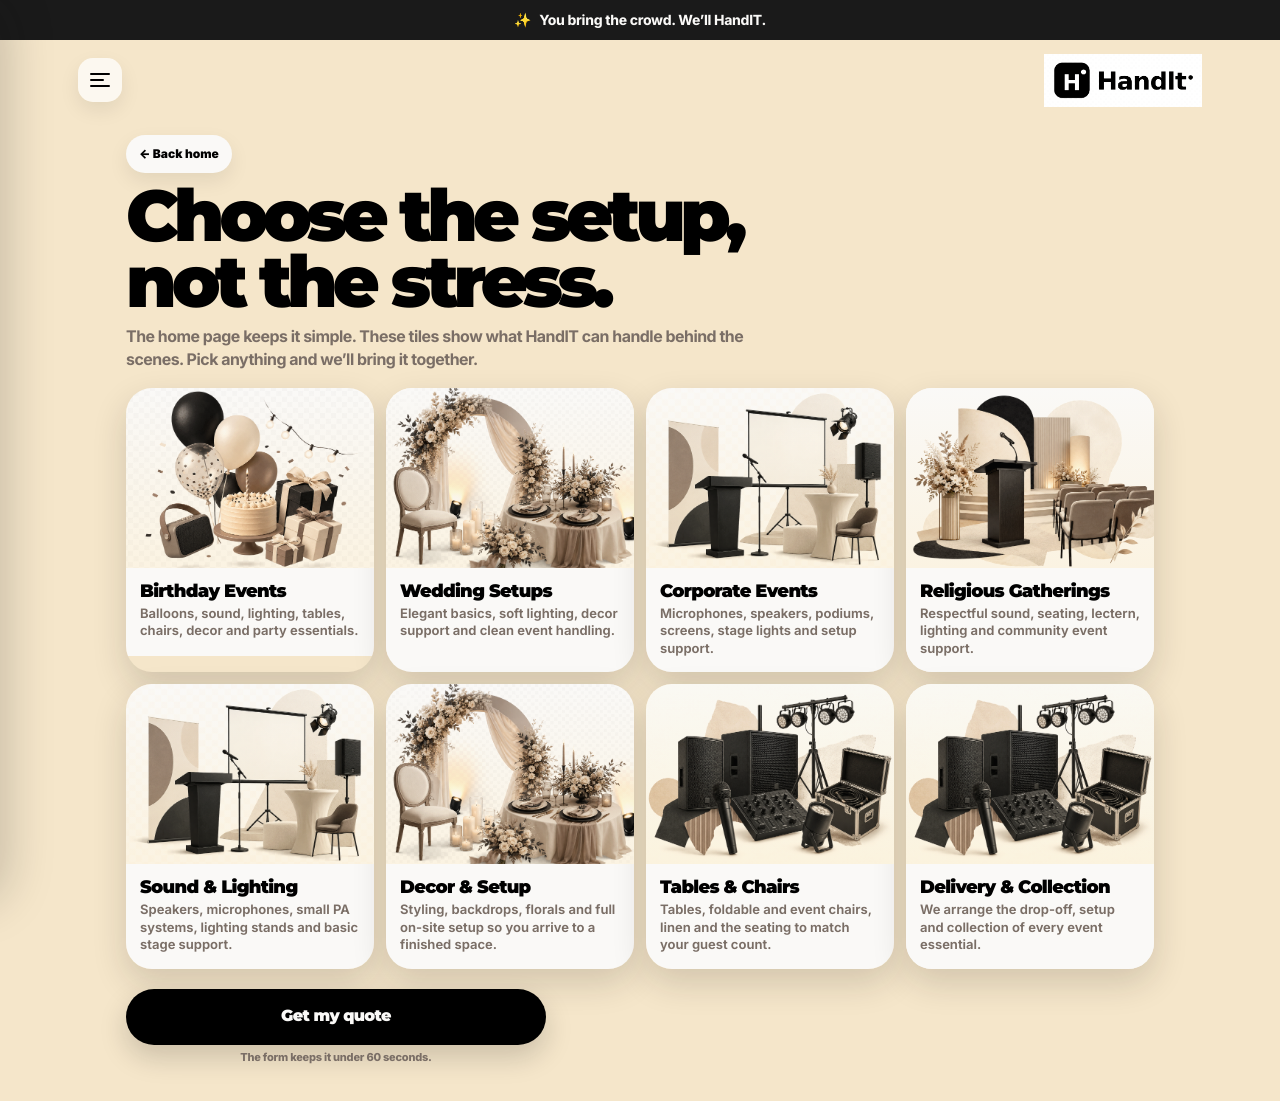
<file: services.html>
<!doctype html>
<html lang="en">
<head>
  <meta charset="utf-8">
  <meta name="viewport" content="width=device-width, initial-scale=1, viewport-fit=cover">
  <meta name="theme-color" content="#F5E6CA">
  <meta name="description" content="HandlT services for birthdays, weddings, corporate events, religious gatherings, sound, lighting, decor, tables, chairs and delivery.">
  <title>Services | HandlT</title>

  <link rel="preconnect" href="https://fonts.googleapis.com">
  <link rel="preconnect" href="https://fonts.gstatic.com" crossorigin>
  <link rel="stylesheet" href="https://fonts.googleapis.com/css2?family=Inter:wght@400;500;600;700;800&family=Montserrat:wght@600;700;800;900&display=swap">
  <link rel="stylesheet" href="styles.css">
</head>

<body>
  <div class="simple-page">

    <div class="announcement" role="banner">
      <span aria-hidden="true">&#10024;</span>
      <span>You bring the crowd. We&rsquo;ll HandlT.</span>
    </div>

    <header class="topbar" aria-label="Main header">
      <button class="icon-button" type="button" aria-label="Open menu" aria-controls="site-menu" aria-expanded="false" data-open-menu>
        <span class="menu-lines" aria-hidden="true"><span></span></span>
      </button>

      <a class="brand" href="index.html" aria-label="HandlT home">
        <img src="assets/handlt-logo.png" alt="HandlT">
      </a>
    </header>

    <main class="inner-main">

      <section class="page-hero">
        <a class="back-link" href="index.html">&larr; Back home</a>
        <h1>Choose the setup, not the stress.</h1>
        <p>
          The home page keeps it simple. These tiles show what HandlT can handle behind the scenes.
          Pick anything and we&rsquo;ll bring it together.
        </p>
      </section>

      <section class="service-page-grid" aria-label="HandlT services">

        <article class="service-tile">
          <div class="card-art">
            <img src="assets/birthday-collage.png" alt="">
          </div>
          <div class="service-copy">
            <h2>Birthday Events</h2>
            <p>Balloons, sound, lighting, tables, chairs, decor and party essentials.</p>
          </div>
        </article>

        <article class="service-tile">
          <div class="card-art">
            <img src="assets/wedding-collage.png" alt="">
          </div>
          <div class="service-copy">
            <h2>Wedding Setups</h2>
            <p>Elegant basics, soft lighting, decor support and clean event handling.</p>
          </div>
        </article>

        <article class="service-tile">
          <div class="card-art">
            <img src="assets/corporate-collage.png" alt="">
          </div>
          <div class="service-copy">
            <h2>Corporate Events</h2>
            <p>Microphones, speakers, podiums, screens, stage lights and setup support.</p>
          </div>
        </article>

        <article class="service-tile">
          <div class="card-art">
            <img src="assets/religious-collage.png" alt="">
          </div>
          <div class="service-copy">
            <h2>Religious Gatherings</h2>
            <p>Respectful sound, seating, lectern, lighting and community event support.</p>
          </div>
        </article>

        <article class="service-tile" id="sound">
          <div class="card-art">
            <img src="assets/corporate-collage.png" alt="">
          </div>
          <div class="service-copy">
            <h2>Sound &amp; Lighting</h2>
            <p>Speakers, microphones, small PA systems, lighting stands and basic stage support.</p>
          </div>
        </article>

        <article class="service-tile" id="decor">
          <div class="card-art">
            <img src="assets/wedding-collage.png" alt="">
          </div>
          <div class="service-copy">
            <h2>Decor &amp; Setup</h2>
            <p>Styling, backdrops, florals and full on-site setup so you arrive to a finished space.</p>
          </div>
        </article>

        <article class="service-tile" id="tables">
          <div class="card-art">
            <img src="assets/other-collage.png" alt="">
          </div>
          <div class="service-copy">
            <h2>Tables &amp; Chairs</h2>
            <p>Tables, foldable and event chairs, linen and the seating to match your guest count.</p>
          </div>
        </article>

        <article class="service-tile" id="delivery">
          <div class="card-art">
            <img src="assets/other-collage.png" alt="">
          </div>
          <div class="service-copy">
            <h2>Delivery &amp; Collection</h2>
            <p>We arrange the drop-off, setup and collection of every event essential.</p>
          </div>
        </article>

      </section>

      <section class="quote-inline" style="max-width:420px;margin-top:18px;">
        <a class="primary-cta" href="quote.html">Get my quote</a>
        <p class="cta-helper">The form keeps it under 60 seconds.</p>
      </section>

    </main>

  </div>

  <div class="drawer-scrim" data-close-menu></div>

  <aside class="drawer" id="site-menu" aria-label="HandlT menu" aria-hidden="true">

    <div class="drawer-head">
      <img class="drawer-logo" src="assets/handlt-logo.png" alt="HandlT">
      <button class="close-button" type="button" aria-label="Close menu" data-close-menu>&times;</button>
    </div>

    <p class="drawer-section-title">What are you planning?</p>

    <nav class="menu-list" aria-label="Service navigation">

      <a class="menu-item" href="quote.html?event=Birthday">
        <span class="menu-thumb">
          <img src="assets/birthday-collage.png" alt="">
        </span>
        <span class="menu-text">
          <strong>Birthday Events</strong>
          <span>Party setup made simple</span>
        </span>
        <span class="menu-item-arrow">&rarr;</span>
      </a>

      <a class="menu-item" href="quote.html?event=Wedding">
        <span class="menu-thumb">
          <img src="assets/wedding-collage.png" alt="">
        </span>
        <span class="menu-text">
          <strong>Wedding Setups</strong>
          <span>Clean decor and support</span>
        </span>
        <span class="menu-item-arrow">&rarr;</span>
      </a>

      <a class="menu-item" href="quote.html?event=Corporate">
        <span class="menu-thumb">
          <img src="assets/corporate-collage.png" alt="">
        </span>
        <span class="menu-text">
          <strong>Corporate Events</strong>
          <span>Sound, screens and setup</span>
        </span>
        <span class="menu-item-arrow">&rarr;</span>
      </a>

      <a class="menu-item" href="quote.html?event=Religious">
        <span class="menu-thumb">
          <img src="assets/religious-collage.png" alt="">
        </span>
        <span class="menu-text">
          <strong>Religious Gatherings</strong>
          <span>Respectful community setup</span>
        </span>
        <span class="menu-item-arrow">&rarr;</span>
      </a>

      <a class="menu-item" href="services.html#sound">
        <span class="menu-thumb">
          <img src="assets/corporate-collage.png" alt="">
        </span>
        <span class="menu-text">
          <strong>Sound &amp; Lighting</strong>
          <span>Speakers, mics and lights</span>
        </span>
        <span class="menu-item-arrow">&rarr;</span>
      </a>

      <a class="menu-item" href="services.html#decor">
        <span class="menu-thumb">
          <img src="assets/wedding-collage.png" alt="">
        </span>
        <span class="menu-text">
          <strong>Decor &amp; Setup</strong>
          <span>Styling and on-site setup</span>
        </span>
        <span class="menu-item-arrow">&rarr;</span>
      </a>

      <a class="menu-item" href="services.html#tables">
        <span class="menu-thumb">
          <img src="assets/other-collage.png" alt="">
        </span>
        <span class="menu-text">
          <strong>Tables &amp; Chairs</strong>
          <span>Seating and table basics</span>
        </span>
        <span class="menu-item-arrow">&rarr;</span>
      </a>

      <a class="menu-item" href="services.html#delivery">
        <span class="menu-thumb">
          <img src="assets/other-collage.png" alt="">
        </span>
        <span class="menu-text">
          <strong>Delivery &amp; Collection</strong>
          <span>We drop off and collect</span>
        </span>
        <span class="menu-item-arrow">&rarr;</span>
      </a>

    </nav>

    <p class="drawer-section-title">More</p>

    <nav class="menu-list" aria-label="More navigation">

      <a class="menu-item" href="reviews.html">
        <span class="menu-thumb">
          <img src="assets/reviews-star.png" alt="">
        </span>
        <span class="menu-text">
          <strong>Reviews</strong>
          <span>Event notes and feedback</span>
        </span>
        <span class="menu-item-arrow">&rarr;</span>
      </a>

      <a class="menu-item" href="contact.html">
        <span class="menu-thumb">
          <img src="assets/chat-bubble.png" alt="">
        </span>
        <span class="menu-text">
          <strong>Contact HandlT</strong>
          <span>WhatsApp, email and socials</span>
        </span>
        <span class="menu-item-arrow">&rarr;</span>
      </a>

    </nav>

    <div class="drawer-contact">
      <strong>HandlT</strong>
      WhatsApp: +27 73 088 2155<br>
      IG: @HANDLT_ZA<br>
      TikTok: @HANDLT_ZA<br>
      Email: handlit.za@gmail.com
    </div>

  </aside>

  <script src="app.js"></script>
</body>
</html>
</file>
<file: styles.css>
:root {
  /* Brand palette — these four only, plus tonal tints/shades of them */
  --handlt-black: #000000;
  --handlt-charcoal: #1a1a1a;
  --handlt-cream: #f5e6ca;
  --handlt-cream-2: #fbf3e2;
  --handlt-white: #faf9f7;
  --handlt-offwhite: #faf9f7;
  --handlt-taupe: #8c756a;
  --handlt-taupe-light: #b7a89e;
  --handlt-taupe-dark: #5e4f47;
  --handlt-muted: #7a6e66;
  --handlt-soft-grey: #ece3d4;
  /* legacy aliases so older rules resolve onto the new palette */
  --handlt-yellow: #8c756a;
  --handlt-yellow-deep: #5e4f47;
  --handlt-red: #8c756a;
  --handlt-blue: #8c756a;

  --font-display: "Montserrat", "Arial Black", system-ui, sans-serif;
  --font-body: "Inter", system-ui, -apple-system, "Segoe UI", Arial, sans-serif;

  --shadow-card: 0 14px 34px rgba(31, 23, 18, 0.16);
  --shadow-soft: 0 10px 28px rgba(31, 23, 18, 0.12);
  --radius-xl: 24px;
  --radius-lg: 20px;
  --radius-pill: 999px;
  --safe-bottom: env(safe-area-inset-bottom, 0px);
  color-scheme: light;
}

* {
  box-sizing: border-box;
}

html {
  min-height: 100%;
  scroll-behavior: smooth;
}

body {
  margin: 0;
  min-height: 100%;
  background: var(--handlt-cream);
  color: var(--handlt-black);
  font-family: var(--font-body);
  -webkit-font-smoothing: antialiased;
  text-rendering: geometricPrecision;
}

.hero-title,
.page-hero h1,
.quote-head h2,
.service-copy h2,
.card-title,
.primary-cta,
.contact-tile strong,
.contact-tile a,
.menu-text strong,
.review-card p {
  font-family: var(--font-display);
}

body.menu-open,
body.modal-open {
  overflow: hidden;
}

button,
a,
input,
select,
textarea {
  font: inherit;
}

button,
a {
  -webkit-tap-highlight-color: rgba(0, 0, 0, 0);
}

button {
  border: 0;
  cursor: pointer;
}

a {
  color: inherit;
  text-decoration: none;
}

img {
  display: block;
  max-width: 100%;
}

[hidden] {
  display: none !important;
}

.sr-only {
  position: absolute;
  width: 1px;
  height: 1px;
  padding: 0;
  margin: -1px;
  overflow: hidden;
  clip: rect(0, 0, 0, 0);
  white-space: nowrap;
  border: 0;
}

.page-shell {
  position: relative;
  width: 100%;
  min-height: 100vh;
  min-height: 100dvh;
  display: grid;
  grid-template-rows: auto auto 1fr auto;
  overflow-x: hidden;
}

.announcement {
  display: flex;
  align-items: center;
  justify-content: center;
  gap: 8px;
  min-height: 34px;
  padding: 6px 14px;
  background: var(--handlt-charcoal);
  color: var(--handlt-white);
  font-size: 12px;
  font-weight: 750;
  letter-spacing: -0.02em;
  text-align: center;
}

.announcement strong {
  color: var(--handlt-cream);
}

.announcement button {
  padding: 0;
  color: var(--handlt-cream);
  background: transparent;
  font-weight: 900;
  text-decoration: underline;
  text-underline-offset: 2px;
}

.topbar {
  position: relative;
  z-index: 7;
  display: flex;
  align-items: center;
  justify-content: space-between;
  min-height: 58px;
  padding: 8px 16px 6px;
  background: var(--handlt-cream);
}

.brand {
  display: inline-flex;
  align-items: center;
  justify-content: flex-end;
  width: 126px;
  height: 44px;
}

.brand img {
  width: 126px;
  height: auto;
}

.icon-button {
  display: inline-flex;
  align-items: center;
  justify-content: center;
  width: 44px;
  height: 44px;
  border-radius: 15px;
  background: rgba(255, 255, 255, 0.72);
  color: var(--handlt-black);
  box-shadow: 0 8px 20px rgba(17, 17, 17, 0.08);
}

.menu-lines {
  position: relative;
  width: 20px;
  height: 14px;
}

.menu-lines::before,
.menu-lines::after,
.menu-lines span {
  content: "";
  position: absolute;
  left: 0;
  width: 20px;
  height: 2px;
  border-radius: 999px;
  background: currentColor;
}

.menu-lines::before {
  top: 0;
}

.menu-lines span {
  top: 6px;
  width: 14px;
}

.menu-lines::after {
  bottom: 0;
}

.landing {
  width: 100%;
  max-width: 1180px;
  margin: 0 auto;
  padding: 0 16px 10px;
  display: flex;
  flex-direction: column;
  justify-content: start;
  gap: 10px;
}

.hero-copy {
  max-width: 560px;
  padding-top: 3px;
}

.hero-title {
  margin: 0;
  font-size: clamp(40px, 11.3vw, 54px);
  line-height: 0.92;
  font-weight: 950;
  letter-spacing: -0.075em;
  color: var(--handlt-black);
}

.hero-title .accent {
  color: var(--handlt-red);
}

.hero-subtitle {
  max-width: 36rem;
  margin: 10px 0 0;
  color: var(--handlt-taupe-dark);
  font-size: clamp(13px, 3.55vw, 16px);
  line-height: 1.35;
  font-weight: 650;
  letter-spacing: -0.03em;
}

.section-kicker {
  display: flex;
  align-items: center;
  justify-content: space-between;
  gap: 10px;
  margin: 10px 0 0;
  font-size: 13px;
  font-weight: 800;
  letter-spacing: 0.06em;
  text-transform: uppercase;
}

.section-kicker span:first-child {
  position: relative;
  padding-left: 16px;
}

.section-kicker span:first-child::before {
  content: "";
  position: absolute;
  left: 0;
  top: 50%;
  width: 9px;
  height: 2px;
  background: var(--handlt-taupe);
  transform: translateY(-50%);
}

.section-kicker span:last-child {
  color: var(--handlt-taupe);
  font-size: 11px;
  font-weight: 800;
}

.event-grid {
  display: grid;
  grid-template-columns: repeat(2, minmax(0, 1fr));
  grid-template-areas:
    "birthday wedding"
    "corporate religious"
    "other other";
  gap: 10px;
}

.event-card {
  position: relative;
  min-height: 134px;
  min-height: clamp(112px, 15.4vh, 155px);
  overflow: hidden;
  display: flex;
  flex-direction: column;
  justify-content: space-between;
  border-radius: var(--radius-xl);
  background: var(--handlt-cream);
  box-shadow: var(--shadow-card);
  transform: translateY(0) scale(1);
  transition: transform 180ms ease, box-shadow 180ms ease, filter 180ms ease;
  isolation: isolate;
  text-align: left;
}

.event-card::before {
  content: "";
  position: absolute;
  inset: 0;
  z-index: -1;
  background: radial-gradient(circle at 22% 16%, rgba(255, 255, 255, 0.55), transparent 34%);
}

.event-card:hover,
.event-card:focus-visible {
  transform: translateY(-3px) scale(1.01);
  box-shadow: 0 18px 38px rgba(17, 17, 17, 0.2);
  outline: none;
}

.event-card:active {
  transform: translateY(0) scale(0.985);
}

.event-card[data-event="Birthday"] {
  grid-area: birthday;
}

.event-card[data-event="Wedding"] {
  grid-area: wedding;
  background: var(--handlt-white);
}

.event-card[data-event="Corporate"] {
  grid-area: corporate;
  background: var(--handlt-soft-grey);
}

.event-card[data-event="Religious"] {
  grid-area: religious;
  background: var(--handlt-cream);
}

.event-card[data-event="Other"] {
  grid-area: other;
  min-height: 104px;
  min-height: clamp(88px, 12vh, 118px);
  background: var(--handlt-white);
}

.card-art {
  position: relative;
  flex: 1 1 auto;
  min-height: 0;
}

.card-art img {
  position: absolute;
  inset: 0;
  width: 100%;
  height: 100%;
  object-fit: contain;
  object-position: center 52%;
  padding: 4px 6px 0;
  transform: scale(1.14);
}

.event-card[data-event="Other"] .card-art img {
  object-position: center 46%;
  transform: scale(1.04);
  padding-top: 0;
}

.card-footer {
  display: flex;
  align-items: center;
  justify-content: space-between;
  gap: 8px;
  min-height: 44px;
  margin: 0;
  padding: 0 13px 0 15px;
  background: var(--handlt-white);
  border-radius: 18px 18px 0 0;
  color: var(--handlt-black);
  box-shadow: 0 -8px 20px rgba(17, 17, 17, 0.06);
}

.card-title {
  font-size: 14px;
  line-height: 1;
  font-weight: 950;
  letter-spacing: -0.04em;
}

.card-arrow {
  display: inline-grid;
  place-items: center;
  width: 27px;
  height: 27px;
  border-radius: 50%;
  color: var(--handlt-white);
  background: var(--handlt-black);
  font-size: 17px;
  font-weight: 900;
}

.quote-inline {
  display: grid;
  grid-template-columns: 1fr;
  gap: 6px;
  padding-top: 2px;
}

.primary-cta {
  display: inline-flex;
  align-items: center;
  justify-content: center;
  width: 100%;
  min-height: 56px;
  border-radius: var(--radius-pill);
  background: var(--handlt-black);
  color: var(--handlt-white);
  box-shadow: 0 12px 28px rgba(17, 17, 17, 0.18);
  font-size: 16px;
  font-weight: 950;
  letter-spacing: -0.04em;
  transition: transform 180ms ease, box-shadow 180ms ease;
}

.primary-cta:hover,
.primary-cta:focus-visible {
  transform: translateY(-2px);
  box-shadow: 0 16px 32px rgba(17, 17, 17, 0.24);
  outline: none;
}

.primary-cta:active {
  transform: scale(0.985);
}

.cta-helper {
  margin: 0;
  color: var(--handlt-muted);
  font-size: 11px;
  line-height: 1.1;
  font-weight: 800;
  text-align: center;
  letter-spacing: -0.02em;
}

.trust-strip {
  position: relative;
  z-index: 5;
  display: flex;
  align-items: center;
  justify-content: space-between;
  gap: 12px;
  width: 100%;
  min-height: 62px;
  padding: 10px 16px calc(10px + var(--safe-bottom));
  background: var(--handlt-white);
  border-radius: 24px 24px 0 0;
  box-shadow: 0 -10px 28px rgba(17, 17, 17, 0.12);
}

.trust-copy {
  min-width: 0;
}

.stars {
  display: block;
  color: var(--handlt-red);
  font-size: 14px;
  line-height: 1;
  letter-spacing: 1px;
  font-weight: 900;
}

.trust-copy strong {
  display: block;
  margin-top: 3px;
  color: var(--handlt-black);
  font-size: 12px;
  line-height: 1.05;
  font-weight: 950;
  letter-spacing: -0.03em;
}

.trust-strip a,
.trust-strip button {
  flex: 0 0 auto;
  min-height: 38px;
  display: inline-flex;
  align-items: center;
  justify-content: center;
  padding: 0 14px;
  border-radius: var(--radius-pill);
  background: var(--handlt-black);
  color: var(--handlt-cream);
  font-size: 12px;
  font-weight: 950;
  letter-spacing: -0.03em;
}

.floating-chat {
  position: fixed;
  z-index: 18;
  right: 16px;
  bottom: calc(76px + var(--safe-bottom));
  display: inline-flex;
  align-items: center;
  justify-content: center;
  width: 60px;
  height: 60px;
  border-radius: 50%;
  background: var(--handlt-black);
  box-shadow: 0 13px 30px rgba(0, 0, 0, 0.32);
  transition: transform 180ms ease, box-shadow 180ms ease;
}

.floating-chat::after {
  content: "";
  position: absolute;
  inset: 0;
  border-radius: 50%;
  box-shadow: inset 0 0 0 2px rgba(245, 230, 202, 0.22);
  pointer-events: none;
}

.floating-chat:hover,
.floating-chat:focus-visible {
  transform: translateY(-2px) scale(1.03);
  outline: none;
}

.floating-chat img {
  width: 40px;
  height: 40px;
}

.drawer-scrim,
.modal-scrim {
  position: fixed;
  inset: 0;
  z-index: 30;
  background: rgba(17, 17, 17, 0.38);
  opacity: 0;
  pointer-events: none;
  transition: opacity 220ms ease;
}

.drawer-scrim.is-open,
.modal-scrim.is-open {
  opacity: 1;
  pointer-events: auto;
}

.drawer {
  position: fixed;
  z-index: 31;
  inset: 0 auto 0 0;
  width: min(88vw, 392px);
  height: 100vh;
  height: 100dvh;
  display: flex;
  flex-direction: column;
  padding: 14px 16px calc(18px + var(--safe-bottom));
  background: var(--handlt-white);
  border-radius: 0 28px 28px 0;
  box-shadow: 20px 0 50px rgba(17, 17, 17, 0.22);
  transform: translateX(-104%);
  transition: transform 260ms cubic-bezier(.2, .8, .2, 1);
}

.drawer.is-open {
  transform: translateX(0);
}

.drawer-head {
  display: flex;
  align-items: center;
  justify-content: space-between;
  gap: 10px;
  min-height: 50px;
}

.drawer-logo {
  width: 122px;
}

.close-button {
  display: inline-grid;
  place-items: center;
  width: 42px;
  height: 42px;
  border-radius: 14px;
  background: var(--handlt-soft-grey);
  color: var(--handlt-black);
  font-size: 24px;
  line-height: 1;
  font-weight: 700;
}

.drawer-section-title {
  margin: 18px 0 8px;
  color: var(--handlt-muted);
  font-size: 12px;
  font-weight: 950;
  letter-spacing: -0.02em;
  text-transform: uppercase;
}

.menu-list {
  display: grid;
  gap: 7px;
}

.menu-item {
  display: grid;
  grid-template-columns: 50px 1fr auto;
  align-items: center;
  gap: 12px;
  min-height: 58px;
  padding: 6px 0;
  border-radius: 18px;
  color: var(--handlt-black);
}

.menu-thumb {
  position: relative;
  display: grid;
  place-items: center;
  width: 50px;
  height: 50px;
  overflow: hidden;
  border-radius: 16px;
  background: var(--handlt-cream);
  box-shadow: inset 0 0 0 1px rgba(0, 0, 0, 0.05);
}

.menu-thumb img {
  width: 70px;
  max-width: none;
  transform: scale(1.2);
}

.menu-text strong {
  display: block;
  font-size: 15px;
  line-height: 1.05;
  font-weight: 950;
  letter-spacing: -0.04em;
}

.menu-text span {
  display: block;
  margin-top: 3px;
  color: var(--handlt-muted);
  font-size: 12px;
  line-height: 1.1;
  font-weight: 650;
}

.menu-item-arrow {
  display: inline-grid;
  place-items: center;
  width: 28px;
  height: 28px;
  border-radius: 50%;
  background: var(--handlt-soft-grey);
  font-size: 16px;
  font-weight: 900;
}

.drawer-contact {
  margin-top: auto;
  padding-top: 18px;
  color: var(--handlt-muted);
  font-size: 12px;
  line-height: 1.6;
  font-weight: 750;
}

.drawer-contact strong {
  display: block;
  margin-bottom: 4px;
  color: var(--handlt-black);
  font-size: 13px;
  font-weight: 950;
}

.modal-scrim {
  z-index: 40;
  display: grid;
  place-items: end center;
  padding: 16px 12px 0;
}

.quote-panel {
  position: relative;
  width: min(100%, 540px);
  max-height: calc(100vh - 32px);
  max-height: calc(100dvh - 32px);
  overflow: auto;
  background: var(--handlt-white);
  border-radius: 28px 28px 0 0;
  box-shadow: 0 -20px 60px rgba(17, 17, 17, 0.3);
  padding: 16px 16px calc(18px + var(--safe-bottom));
  transform: translateY(102%);
  transition: transform 260ms cubic-bezier(.2, .8, .2, 1);
}

.modal-scrim.is-open .quote-panel {
  transform: translateY(0);
}

.quote-head {
  display: flex;
  align-items: flex-start;
  justify-content: space-between;
  gap: 12px;
  margin-bottom: 14px;
}

.quote-head p {
  margin: 0;
  color: var(--handlt-red);
  font-size: 12px;
  font-weight: 950;
  letter-spacing: -0.02em;
  text-transform: uppercase;
}

.quote-head h2 {
  margin: 3px 0 0;
  font-size: 28px;
  line-height: 0.96;
  font-weight: 950;
  letter-spacing: -0.065em;
}

.form-grid {
  display: grid;
  gap: 11px;
}

.form-row {
  display: grid;
  gap: 6px;
}

.form-row.two {
  grid-template-columns: 1fr 1fr;
  gap: 9px;
}

.form-row label,
.checkbox-group legend {
  color: var(--handlt-black);
  font-size: 12px;
  line-height: 1;
  font-weight: 950;
  letter-spacing: -0.02em;
}

.input,
select,
textarea {
  width: 100%;
  min-height: 48px;
  border: 2px solid rgba(17, 17, 17, 0.08);
  border-radius: 16px;
  background: #fbfbfb;
  color: var(--handlt-black);
  padding: 0 14px;
  outline: none;
  font-size: 15px;
  font-weight: 750;
  letter-spacing: -0.03em;
  transition: border-color 160ms ease, box-shadow 160ms ease, background 160ms ease;
}

textarea.input {
  min-height: 88px;
  resize: vertical;
  padding-top: 12px;
}

.input:focus,
select:focus,
textarea:focus {
  border-color: var(--handlt-taupe);
  background: var(--handlt-white);
  box-shadow: 0 0 0 4px rgba(140, 117, 106, 0.22);
}

.checkbox-group {
  display: grid;
  gap: 9px;
  margin: 0;
  padding: 0;
  border: 0;
}

.check-pills {
  display: flex;
  flex-wrap: wrap;
  gap: 8px;
}

.check-pill {
  position: relative;
  display: inline-flex;
}

.check-pill input {
  position: absolute;
  opacity: 0;
  pointer-events: none;
}

.check-pill span {
  display: inline-flex;
  align-items: center;
  justify-content: center;
  min-height: 40px;
  padding: 0 13px;
  border-radius: var(--radius-pill);
  background: var(--handlt-soft-grey);
  color: var(--handlt-black);
  font-size: 13px;
  font-weight: 900;
  letter-spacing: -0.03em;
  transition: background 160ms ease, transform 160ms ease;
}

.check-pill input:checked + span {
  background: var(--handlt-black);
  color: var(--handlt-cream);
  transform: translateY(-1px);
}

.file-row {
  display: grid;
  grid-template-columns: 1fr 1fr;
  gap: 9px;
}

.file-tile {
  position: relative;
  display: grid;
  place-items: center;
  min-height: 62px;
  padding: 10px;
  border-radius: 18px;
  border: 2px dashed rgba(17, 17, 17, 0.12);
  background: #fbfbfb;
  color: var(--handlt-muted);
  font-size: 12px;
  font-weight: 900;
  text-align: center;
}

.file-tile input {
  position: absolute;
  inset: 0;
  opacity: 0;
  cursor: pointer;
}

.form-actions {
  display: grid;
  gap: 8px;
  margin-top: 2px;
}

.form-note {
  margin: 0;
  color: var(--handlt-muted);
  font-size: 11px;
  line-height: 1.35;
  font-weight: 650;
  text-align: center;
}

.success-box {
  display: none;
  margin-top: 13px;
  padding: 14px;
  border-radius: 20px;
  background: var(--handlt-cream-2);
  color: var(--handlt-black);
  font-size: 13px;
  line-height: 1.4;
  font-weight: 750;
}

.success-box.is-visible {
  display: block;
}

.success-box strong {
  display: block;
  margin-bottom: 4px;
  font-size: 16px;
  font-weight: 950;
  letter-spacing: -0.04em;
}

.success-box a {
  display: inline-flex;
  margin-top: 8px;
  color: var(--handlt-taupe);
  font-weight: 950;
}

/* Internal pages */
.simple-page {
  min-height: 100vh;
  min-height: 100dvh;
  display: grid;
  grid-template-rows: auto auto 1fr;
}

.inner-main {
  width: min(100%, 1060px);
  margin: 0 auto;
  padding: 18px 16px 38px;
}

.page-hero {
  display: grid;
  gap: 10px;
  margin-bottom: 16px;
}

.back-link {
  display: inline-flex;
  align-items: center;
  width: fit-content;
  min-height: 38px;
  padding: 0 13px;
  border-radius: var(--radius-pill);
  background: var(--handlt-white);
  font-size: 12px;
  font-weight: 950;
  box-shadow: 0 8px 20px rgba(17, 17, 17, 0.08);
}

.page-hero h1 {
  margin: 0;
  max-width: 680px;
  font-size: clamp(40px, 11vw, 72px);
  line-height: 0.92;
  font-weight: 950;
  letter-spacing: -0.075em;
}

.page-hero p {
  margin: 0;
  max-width: 620px;
  color: var(--handlt-muted);
  font-size: 16px;
  line-height: 1.45;
  font-weight: 700;
  letter-spacing: -0.03em;
}

.content-card {
  border-radius: 28px;
  background: var(--handlt-white);
  box-shadow: var(--shadow-soft);
  padding: 16px;
}

.quote-page-card {
  max-width: 720px;
}

.service-page-grid {
  display: grid;
  grid-template-columns: repeat(auto-fit, minmax(230px, 1fr));
  gap: 12px;
}

.service-tile {
  min-height: 250px;
  border-radius: 26px;
  background: var(--handlt-cream);
  box-shadow: var(--shadow-card);
  overflow: hidden;
}

.service-tile:nth-child(2n) {
  background: var(--handlt-white);
}

.service-tile:nth-child(3n) {
  background: var(--handlt-soft-grey);
}

.service-tile .card-art {
  height: 180px;
}

.service-copy {
  padding: 14px;
  background: var(--handlt-white);
  min-height: 88px;
}

.service-copy h2 {
  margin: 0;
  font-size: 18px;
  line-height: 1;
  font-weight: 950;
  letter-spacing: -0.04em;
}

.service-copy p {
  margin: 6px 0 0;
  color: var(--handlt-muted);
  font-size: 13px;
  line-height: 1.35;
  font-weight: 650;
}

.review-grid {
  display: grid;
  grid-template-columns: repeat(auto-fit, minmax(230px, 1fr));
  gap: 12px;
}

.review-card {
  padding: 16px;
  border-radius: 24px;
  background: var(--handlt-white);
  box-shadow: var(--shadow-soft);
}

.review-card .stars {
  font-size: 13px;
}

.review-card p {
  margin: 10px 0 0;
  color: var(--handlt-black);
  font-size: 15px;
  line-height: 1.38;
  font-weight: 750;
  letter-spacing: -0.03em;
}

.review-card strong {
  display: block;
  margin-top: 12px;
  font-size: 12px;
  color: var(--handlt-muted);
  font-weight: 950;
}

.contact-grid {
  display: grid;
  grid-template-columns: repeat(auto-fit, minmax(220px, 1fr));
  gap: 12px;
}

.contact-tile {
  display: grid;
  gap: 4px;
  padding: 18px;
  border-radius: 24px;
  background: var(--handlt-white);
  box-shadow: var(--shadow-soft);
}

.contact-tile span {
  color: var(--handlt-muted);
  font-size: 12px;
  font-weight: 950;
  text-transform: uppercase;
}

.contact-tile strong,
.contact-tile a {
  color: var(--handlt-black);
  font-size: 18px;
  font-weight: 950;
  letter-spacing: -0.04em;
}

@media (max-height: 760px) and (max-width: 560px) {
  .announcement {
    min-height: 30px;
    padding-top: 4px;
    padding-bottom: 4px;
    font-size: 11px;
  }

  .topbar {
    min-height: 52px;
    padding-top: 5px;
    padding-bottom: 3px;
  }

  .brand,
  .brand img {
    width: 112px;
  }

  .icon-button {
    width: 40px;
    height: 40px;
  }

  .landing {
    gap: 8px;
    padding-bottom: 8px;
  }

  .hero-title {
    font-size: clamp(34px, 10vw, 42px);
  }

  .hero-subtitle {
    margin-top: 7px;
    font-size: 12px;
    line-height: 1.25;
  }

  .section-kicker {
    margin-top: 7px;
  }

  .event-grid {
    gap: 8px;
  }

  .event-card {
    min-height: 103px;
    border-radius: 21px;
  }

  .event-card[data-event="Other"] {
    min-height: 78px;
  }

  .card-footer {
    min-height: 38px;
    border-radius: 16px 16px 0 0;
  }

  .card-title {
    font-size: 13px;
  }

  .card-arrow {
    width: 24px;
    height: 24px;
    font-size: 15px;
  }

  .primary-cta {
    min-height: 50px;
  }

  .trust-strip {
    min-height: 56px;
  }
}

@media (min-width: 760px) {
  .announcement {
    min-height: 40px;
    font-size: 14px;
  }

  .topbar {
    width: min(100%, 1180px);
    margin: 0 auto;
    padding: 14px 28px 10px;
    background: transparent;
  }

  .brand,
  .brand img {
    width: 158px;
  }

  .brand {
    height: auto;
  }

  .landing {
    display: grid;
    grid-template-columns: minmax(300px, 0.85fr) minmax(440px, 1.15fr);
    align-items: center;
    gap: 28px;
    padding: 24px 28px 28px;
  }

  .hero-title {
    font-size: clamp(62px, 7vw, 96px);
  }

  .hero-subtitle {
    font-size: 18px;
    max-width: 490px;
  }

  .section-kicker {
    margin-top: 28px;
    font-size: 15px;
  }

  .event-grid {
    grid-template-columns: repeat(3, minmax(0, 1fr));
    grid-template-areas:
      "birthday wedding corporate"
      "religious other other";
    gap: 14px;
  }

  .event-card {
    min-height: 220px;
  }

  .event-card[data-event="Other"] {
    min-height: 220px;
  }

  .card-footer {
    min-height: 58px;
    padding-inline: 18px;
  }

  .card-title {
    font-size: 17px;
  }

  .quote-inline {
    max-width: 340px;
    margin-top: 16px;
  }

  .trust-strip {
    width: min(100%, 1180px);
    margin: 0 auto;
    border-radius: 30px 30px 0 0;
    padding-inline: 28px;
  }

  .stars {
    font-size: 16px;
  }

  .trust-copy strong {
    font-size: 15px;
  }

  .floating-chat {
    right: 28px;
    bottom: calc(86px + var(--safe-bottom));
  }

  .modal-scrim {
    place-items: center;
    padding: 20px;
  }

  .quote-panel {
    max-height: calc(100vh - 50px);
    max-height: calc(100dvh - 50px);
    border-radius: 30px;
    padding: 20px;
  }
}

@media (prefers-reduced-motion: reduce) {
  html {
    scroll-behavior: auto;
  }

  *,
  *::before,
  *::after {
    animation-duration: 0.01ms !important;
    animation-iteration-count: 1 !important;
    transition-duration: 0.01ms !important;
  }

  .event-card:hover,
  .event-card:focus-visible,
  .primary-cta:hover,
  .primary-cta:focus-visible,
  .floating-chat:hover,
  .floating-chat:focus-visible {
    transform: none;
  }
}
/* =========================================================
   HANDLT CLEANUP PATCH
   Paste this at the VERY BOTTOM of styles.css
   Purpose:
   - Hide floating chat button globally
   - Fade out checkerboard backgrounds on uploaded PNG images
   - Make logo/cards cleaner
   - Keep the layout simple and premium
========================================================= */


/* 1. Remove the floating chat button completely */
.floating-chat {
  display: none !important;
}


/* 2. Make all event artwork blend into the card background */
.card-art {
  background: transparent !important;
  overflow: hidden;
}

.card-art img {
  mix-blend-mode: multiply;
  filter: contrast(1.05) saturate(0.96);
  opacity: 0.98;
}


/* 3. Clean logo background as much as possible */
.brand {
  background: transparent !important;
  box-shadow: none !important;
}

.brand img,
.drawer-logo {
  mix-blend-mode: multiply;
  filter: contrast(1.08);
}


/* 4. Make menu thumbnails look cleaner */
.menu-thumb {
  background: var(--handlt-cream-2) !important;
  overflow: hidden;
}

.menu-thumb img {
  mix-blend-mode: multiply;
  filter: contrast(1.05) saturate(0.96);
}


/* 5. Make event cards feel cleaner and softer */
.event-card {
  background: linear-gradient(180deg, #fbf3e2 0%, #f5e6ca 100%) !important;
  border: 1px solid rgba(0, 0, 0, 0.04);
}

.event-card[data-event="Wedding"],
.event-card[data-event="Other"] {
  background: linear-gradient(180deg, #faf9f7 0%, #fbf3e2 100%) !important;
}

.event-card[data-event="Corporate"] {
  background: linear-gradient(180deg, #faf9f7 0%, #ece3d4 100%) !important;
}


/* 6. Clean white footer on cards */
.card-footer {
  background: rgba(250, 249, 247, 0.96) !important;
  backdrop-filter: blur(10px);
}


/* 7. Clean service page artwork cards */
.service-tile .card-art {
  background: linear-gradient(180deg, #faf9f7 0%, #fbf3e2 100%) !important;
}


/* 8. Hide broken image icon styling if browser shows one */
img {
  border: 0;
}


/* 9. Mobile polish */
@media (max-width: 560px) {
  .brand,
  .brand img {
    width: 118px !important;
  }

  .card-art img {
    transform: scale(1.05);
  }

  .event-card[data-event="Other"] .card-art img {
    transform: scale(0.98);
  }
}
</file>
